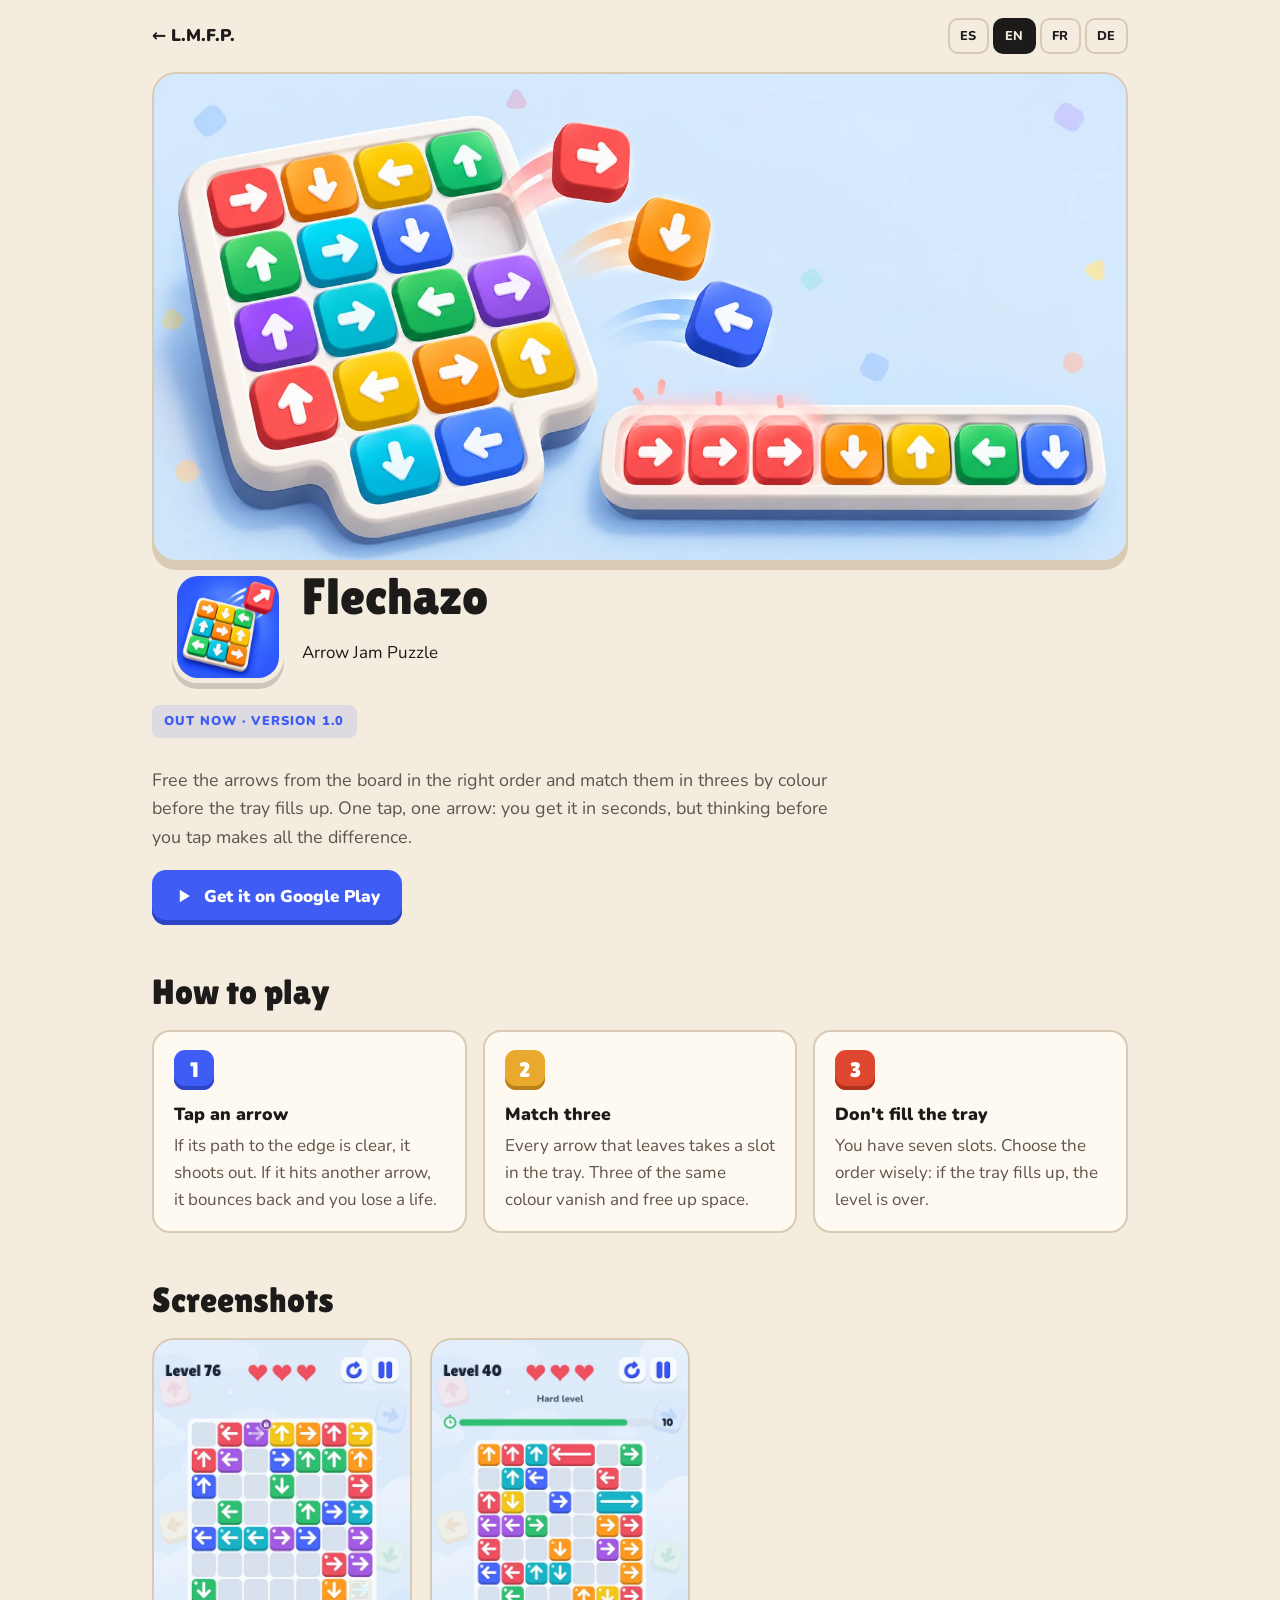
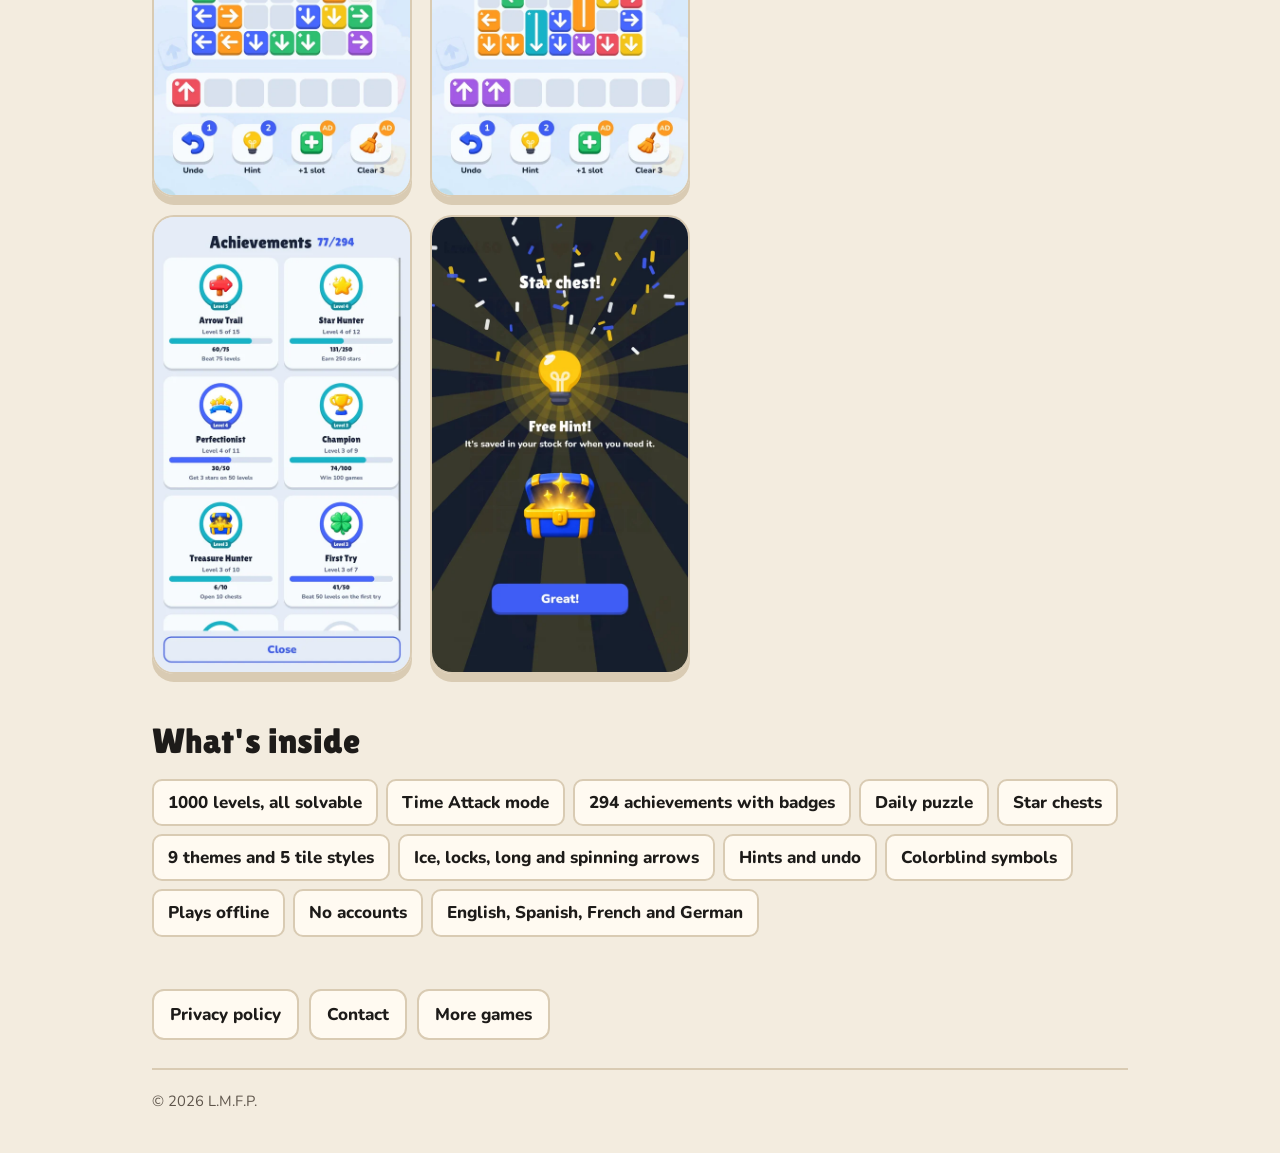
<file: flechazo/index.html>
<!doctype html>
<html lang="en">
<head>
<meta charset="utf-8">
<meta name="viewport" content="width=device-width, initial-scale=1">
<title>Flechazo: Arrow Jam Puzzle</title>
<meta name="description" content="Flechazo: free the arrows in the right order and match them in threes by colour before the tray fills up. 1000 levels, Time Attack mode and 294 achievements. Free on Google Play.">
<meta property="og:title" content="Flechazo: Arrow Jam Puzzle">
<meta property="og:image" content="https://xtarvader.github.io/flechazo/hero.webp">
<meta name="theme-color" content="#F3ECDF">
<link rel="icon" type="image/webp" href="icon.webp">
<link rel="stylesheet" href="../css/game.css">
<style>
  .steps { display: grid; gap: 16px; grid-template-columns: repeat(auto-fit, minmax(230px, 1fr)); }
  .steps div { background: var(--card); border: 2px solid var(--line); border-radius: 18px; padding: 18px 20px; }
  .steps b { display: inline-grid; place-items: center; width: 40px; height: 40px; border-radius: 11px; color: #fff; font: 1.3rem var(--display); margin-bottom: 10px; }
  .steps div:nth-child(1) b { background: var(--blue); box-shadow: inset 0 -4px 0 var(--blue-edge); }
  .steps div:nth-child(2) b { background: var(--mustard); box-shadow: inset 0 -4px 0 var(--mustard-edge); }
  .steps div:nth-child(3) b { background: var(--red); box-shadow: inset 0 -4px 0 var(--red-edge); }
  .steps h3 { margin: 0 0 4px; font-size: 1.1rem; font-weight: 900; }
  .steps p { margin: 0; color: var(--ink-soft); }
  .shot-grid { display: grid; gap: 18px; grid-template-columns: repeat(2, minmax(0, 260px)); }
  .shot-grid img { border-radius: 22px; border: 2px solid var(--line); box-shadow: 0 8px 0 var(--line); width: 100%; }
  .pills { display: flex; flex-wrap: wrap; gap: 8px; padding: 0; list-style: none; }
  .pills li { font-weight: 800; padding: 8px 14px; border-radius: 10px; background: var(--card); border: 2px solid var(--line); }
</style>
<script>
  var LANGS = ["en", "es", "fr", "de"];
  function pickLang() {
    var q = new URLSearchParams(location.search).get("lang");
    if (LANGS.indexOf(q) >= 0) return q;
    try { var saved = localStorage.getItem("lang"); if (LANGS.indexOf(saved) >= 0) return saved; } catch (e) {}
    var nav = (navigator.language || "").toLowerCase().slice(0, 2);
    return LANGS.indexOf(nav) >= 0 ? nav : "en";
  }
  document.documentElement.lang = pickLang();
</script>
</head>
<body class="blue">
<div class="wrap">
  <header class="top">
    <a class="back" id="back" href="../">← L.M.F.P.</a>
    <div class="langs">
      <button type="button" data-set-lang="es" lang="es" title="Español">ES</button>
      <button type="button" data-set-lang="en" lang="en" title="English">EN</button>
      <button type="button" data-set-lang="fr" lang="fr" title="Français">FR</button>
      <button type="button" data-set-lang="de" lang="de" title="Deutsch">DE</button>
    </div>
  </header>

  <div class="cover"><img src="hero.webp" width="1600" height="800" alt=""></div>
  <div class="head">
    <img class="icon" src="icon.webp" width="112" height="112" alt="">
    <div>
      <h1>Flechazo</h1>
      <p class="tag" data-i18n="tag">Arrow Jam Puzzle</p>
    </div>
  </div>

  <span class="status" data-i18n="status">Out now · version 1.0</span>
  <p class="lead" data-i18n="lead"></p>
  <p><a class="btn" id="play" href="https://play.google.com/store/apps/details?id=com.flechazo.game"><svg viewBox="0 0 24 24" aria-hidden="true"><path fill="currentColor" d="M7 4.5v15l12-7.5z"/></svg><span data-i18n="play">Get it on Google Play</span></a></p>

  <h2 data-i18n="how_title">How to play</h2>
  <div class="steps">
    <div><b>1</b><h3 data-i18n="s1_t"></h3><p data-i18n="s1_p"></p></div>
    <div><b>2</b><h3 data-i18n="s2_t"></h3><p data-i18n="s2_p"></p></div>
    <div><b>3</b><h3 data-i18n="s3_t"></h3><p data-i18n="s3_p"></p></div>
  </div>

  <h2 data-i18n="shots_title">Screenshots</h2>
  <div class="shot-grid">
    <img id="shot1" src="shots/en/01.webp" width="540" height="960" alt="">
    <img id="shot2" src="shots/en/02.webp" width="540" height="960" alt="">
    <img id="shot3" src="shots/en/03.webp" width="540" height="960" alt="" loading="lazy">
    <img id="shot4" src="shots/en/04.webp" width="540" height="960" alt="" loading="lazy">
  </div>

  <h2 data-i18n="feat_title">What's inside</h2>
  <ul class="pills" id="features"></ul>

  <nav class="links">
    <a id="privacy" href="privacy.html" data-i18n="privacy">Privacy policy</a>
    <a href="mailto:orbitaloverload.game@gmail.com" data-i18n="contact">Contact</a>
    <a id="more" href="../" data-i18n="more">More games</a>
  </nav>
  <footer>&copy; 2026 L.M.F.P.</footer>
</div>

<script>
(function () {
  var T = {
    es: {
      doc: "Flechazo: Puzzle de Flechas", tag: "Puzzle de flechas", status: "Ya disponible · versión 1.0", play: "Disponible en Google Play",
      lead: "Saca las flechas del tablero en el orden correcto y júntalas de tres en tres por color antes de que se llene la bandeja. Un toque, una flecha: se entiende en segundos, pero pensar antes de tocar marca la diferencia.",
      how_title: "Cómo se juega",
      s1_t: "Toca una flecha", s1_p: "Si su camino hasta el borde está libre, sale disparada. Si choca con otra, rebota y pierdes una vida.",
      s2_t: "Junta tres iguales", s2_p: "Cada flecha que sale ocupa un hueco de la bandeja. Tres del mismo color desaparecen y dejan sitio.",
      s3_t: "No llenes la bandeja", s3_p: "Tienes siete huecos. Elige el orden con cabeza: si la bandeja se llena, se acabó el nivel.",
      shots_title: "Capturas", feat_title: "Qué trae",
      features: ["1000 niveles, todos con solución", "Modo Contrarreloj", "294 logros con insignias", "Puzzle del día", "Cofres de estrellas", "9 temas y 5 estilos de ficha", "Hielo, candados, flechas largas y giratorias", "Pistas y deshacer", "Símbolos para daltónicos", "Sin conexión", "Sin cuentas", "Español, inglés, francés y alemán"],
      privacy: "Política de privacidad", contact: "Contacto", more: "Más juegos"
    },
    en: {
      doc: "Flechazo: Arrow Jam Puzzle", tag: "Arrow Jam Puzzle", status: "Out now · version 1.0", play: "Get it on Google Play",
      lead: "Free the arrows from the board in the right order and match them in threes by colour before the tray fills up. One tap, one arrow: you get it in seconds, but thinking before you tap makes all the difference.",
      how_title: "How to play",
      s1_t: "Tap an arrow", s1_p: "If its path to the edge is clear, it shoots out. If it hits another arrow, it bounces back and you lose a life.",
      s2_t: "Match three", s2_p: "Every arrow that leaves takes a slot in the tray. Three of the same colour vanish and free up space.",
      s3_t: "Don't fill the tray", s3_p: "You have seven slots. Choose the order wisely: if the tray fills up, the level is over.",
      shots_title: "Screenshots", feat_title: "What's inside",
      features: ["1000 levels, all solvable", "Time Attack mode", "294 achievements with badges", "Daily puzzle", "Star chests", "9 themes and 5 tile styles", "Ice, locks, long and spinning arrows", "Hints and undo", "Colorblind symbols", "Plays offline", "No accounts", "English, Spanish, French and German"],
      privacy: "Privacy policy", contact: "Contact", more: "More games"
    },
    fr: {
      doc: "Flechazo : puzzle de flèches", tag: "Puzzle de flèches", status: "Disponible · version 1.0", play: "Disponible sur Google Play",
      lead: "Fais sortir les flèches du plateau dans le bon ordre et réunis-les par trois de la même couleur avant que le bac ne déborde. Une touche, une flèche : on comprend en quelques secondes, mais réfléchir avant de toucher fait toute la différence.",
      how_title: "Comment jouer",
      s1_t: "Touche une flèche", s1_p: "Si son chemin jusqu'au bord est libre, elle file. Si elle percute une autre flèche, elle rebondit et tu perds une vie.",
      s2_t: "Réunis-en trois", s2_p: "Chaque flèche qui sort prend une case du bac. Trois de la même couleur disparaissent et libèrent de la place.",
      s3_t: "Ne remplis pas le bac", s3_p: "Tu as sept cases. Choisis bien l'ordre : si le bac est plein, le niveau est perdu.",
      shots_title: "Captures d'écran", feat_title: "Au programme",
      features: ["1000 niveaux, tous solubles", "Mode Contre-la-montre", "294 succès avec badges", "Puzzle du jour", "Coffres d'étoiles", "9 thèmes et 5 styles de pièces", "Glace, cadenas, flèches longues et tournantes", "Indices et annulation", "Symboles pour daltoniens", "Hors ligne", "Sans compte", "Français, anglais, espagnol et allemand"],
      privacy: "Politique de confidentialité", contact: "Contact", more: "Plus de jeux"
    },
    de: {
      doc: "Flechazo: Pfeil-Puzzle", tag: "Pfeil-Puzzle", status: "Erhältlich · Version 1.0", play: "Jetzt bei Google Play",
      lead: "Befreie die Pfeile in der richtigen Reihenfolge vom Spielfeld und sammle sie zu dritt nach Farbe, bevor die Ablage voll ist. Ein Tipp, ein Pfeil: In Sekunden verstanden, aber wer vorher nachdenkt, gewinnt.",
      how_title: "So wird gespielt",
      s1_t: "Tippe auf einen Pfeil", s1_p: "Ist sein Weg zum Rand frei, fliegt er hinaus. Stößt er an einen anderen Pfeil, prallt er zurück und du verlierst ein Leben.",
      s2_t: "Sammle drei gleiche", s2_p: "Jeder Pfeil, der hinausfliegt, belegt einen Platz in der Ablage. Drei gleicher Farbe verschwinden und machen Platz.",
      s3_t: "Lass die Ablage nicht volllaufen", s3_p: "Du hast sieben Plätze. Wähle die Reihenfolge mit Bedacht: Ist die Ablage voll, ist das Level verloren.",
      shots_title: "Screenshots", feat_title: "Das steckt drin",
      features: ["1000 Level, alle lösbar", "Zeitrennen-Modus", "294 Erfolge mit Abzeichen", "Tagesrätsel", "Sternentruhen", "9 Themen und 5 Steinstile", "Eis, Schlösser, lange und drehende Pfeile", "Tipps und Rückgängig", "Symbole für Farbenblinde", "Offline spielbar", "Kein Konto nötig", "Deutsch, Englisch, Französisch und Spanisch"],
      privacy: "Datenschutzerklärung", contact: "Kontakt", more: "Weitere Spiele"
    }
  };
  var buttons = document.querySelectorAll("[data-set-lang]");
  function apply(lang) {
    var t = T[lang];
    document.documentElement.lang = lang;
    document.title = t.doc;
    document.querySelectorAll("[data-i18n]").forEach(function (el) { el.textContent = t[el.dataset.i18n]; });
    var list = document.getElementById("features");
    list.textContent = "";
    t.features.forEach(function (f) { var li = document.createElement("li"); li.textContent = f; list.appendChild(li); });
    ["shot1", "shot2", "shot3", "shot4"].forEach(function (id, i) {
      document.getElementById(id).src = "shots/" + lang + "/0" + (i + 1) + ".webp";
    });
    document.getElementById("play").href = "https://play.google.com/store/apps/details?id=com.flechazo.game&hl=" + lang;
    document.getElementById("back").href = "../?lang=" + lang;
    document.getElementById("more").href = "../?lang=" + lang;
    document.getElementById("privacy").href = "privacy.html?lang=" + lang;
    buttons.forEach(function (b) { b.setAttribute("aria-pressed", b.dataset.setLang === lang); });
  }
  buttons.forEach(function (b) {
    b.addEventListener("click", function () {
      var lang = b.dataset.setLang;
      try { localStorage.setItem("lang", lang); } catch (e) {}
      history.replaceState(null, "", "?lang=" + lang);
      apply(lang);
    });
  });
  apply(document.documentElement.lang);
})();
</script>
</body>
</html>
</file>
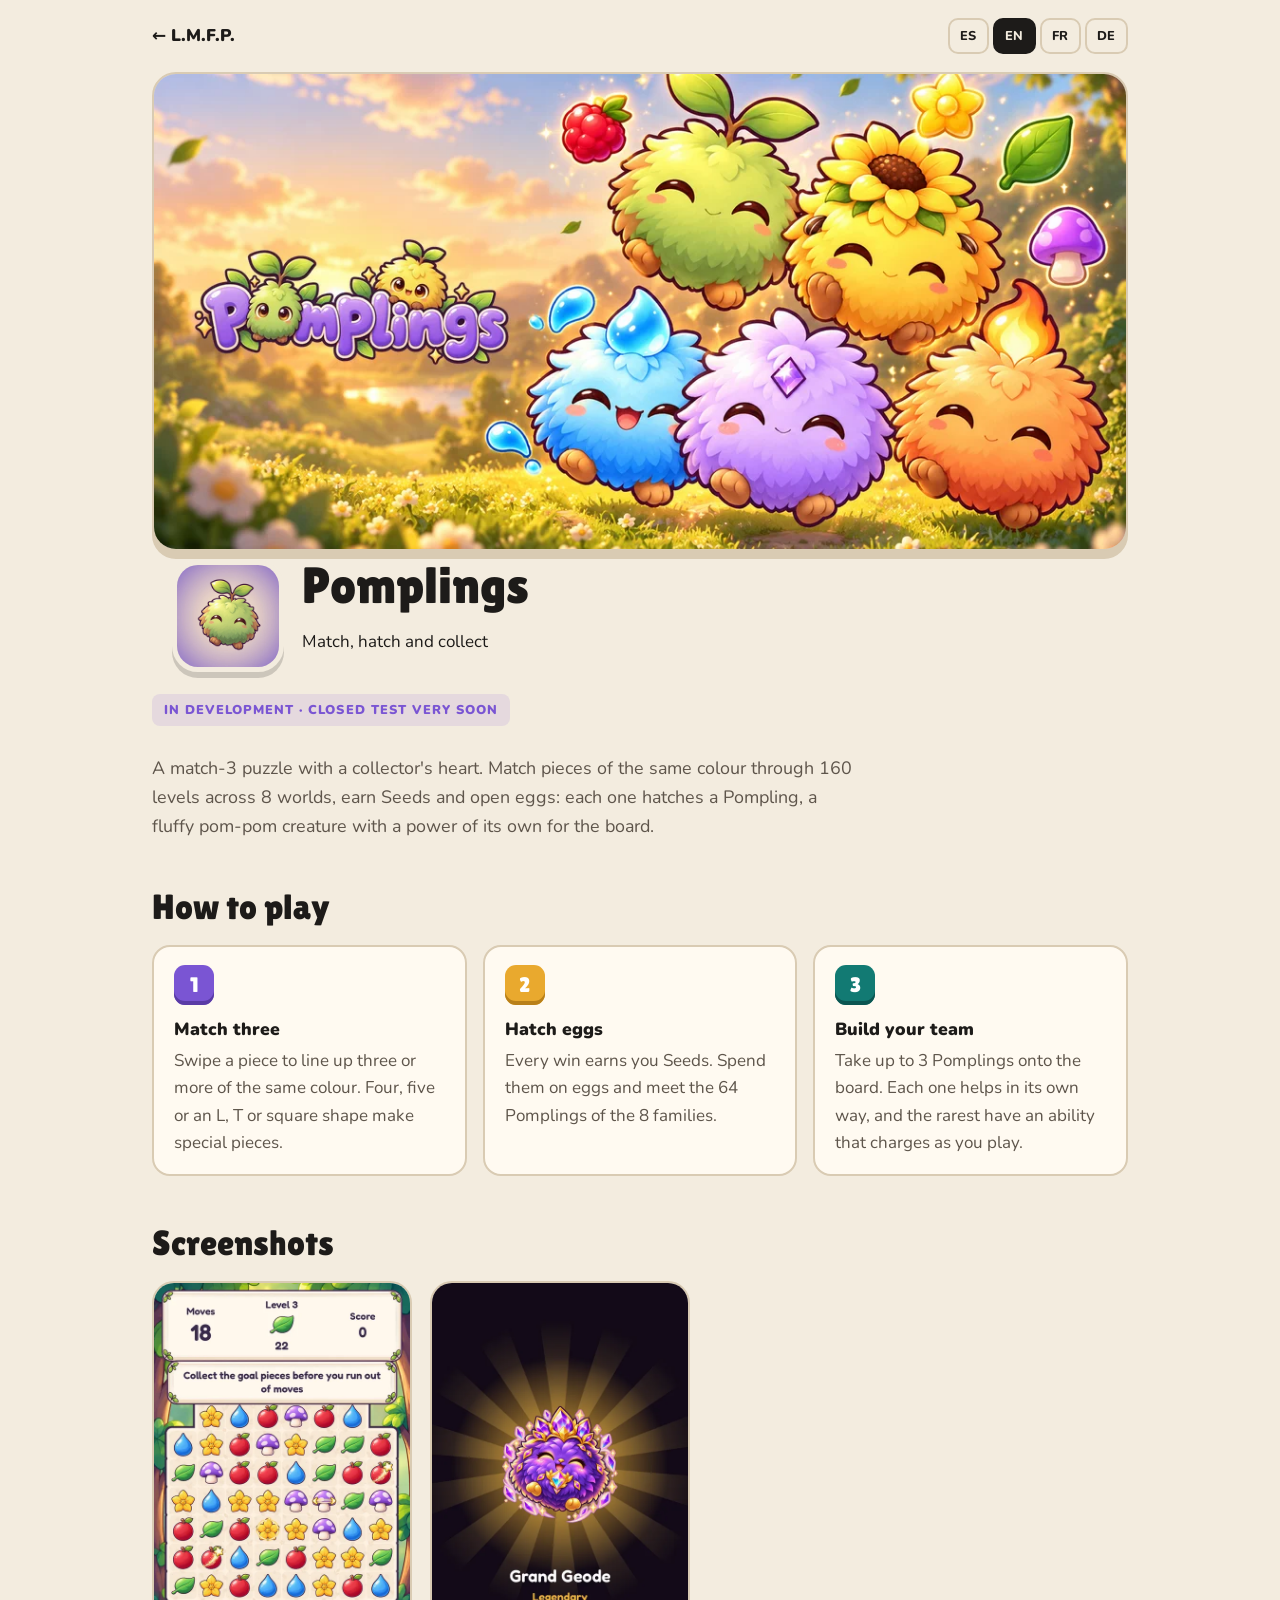
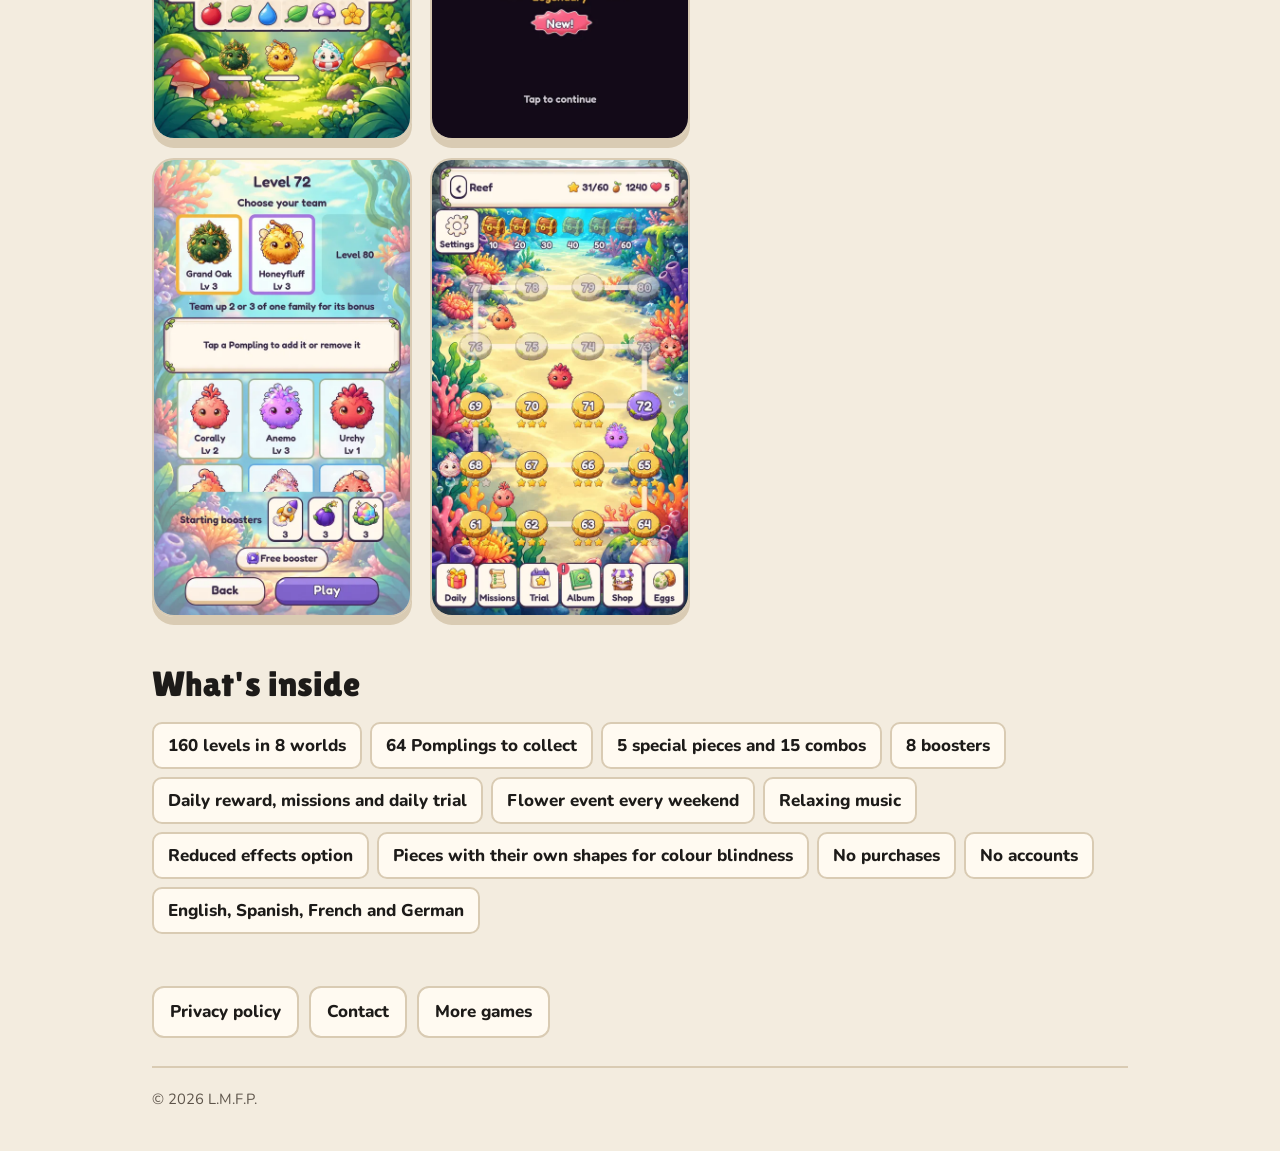
<file: pomplings/index.html>
<!doctype html>
<html lang="en">
<head>
<meta charset="utf-8">
<meta name="viewport" content="width=device-width, initial-scale=1">
<title>Pomplings: Match 3 &amp; Collect</title>
<meta name="description" content="Pomplings: a match-3 puzzle with a collector's heart. 160 levels, 8 worlds and 64 fluffy Pomplings to hatch and take onto the board. Coming soon to Google Play.">
<meta property="og:title" content="Pomplings: Match 3 &amp; Collect">
<meta property="og:image" content="https://xtarvader.github.io/pomplings/hero.webp">
<meta name="theme-color" content="#F3ECDF">
<link rel="icon" type="image/webp" href="icon.webp">
<link rel="stylesheet" href="../css/game.css">
<style>
  .steps { display: grid; gap: 16px; grid-template-columns: repeat(auto-fit, minmax(230px, 1fr)); }
  .steps div { background: var(--card); border: 2px solid var(--line); border-radius: 18px; padding: 18px 20px; }
  .steps b { display: inline-grid; place-items: center; width: 40px; height: 40px; border-radius: 11px; color: #fff; font: 1.3rem var(--display); margin-bottom: 10px; }
  .steps div:nth-child(1) b { background: var(--plum); box-shadow: inset 0 -4px 0 var(--plum-edge); }
  .steps div:nth-child(2) b { background: var(--mustard); box-shadow: inset 0 -4px 0 var(--mustard-edge); }
  .steps div:nth-child(3) b { background: var(--teal); box-shadow: inset 0 -4px 0 var(--teal-edge); }
  .steps h3 { margin: 0 0 4px; font-size: 1.1rem; font-weight: 900; }
  .steps p { margin: 0; color: var(--ink-soft); }
  .shot-grid { display: grid; gap: 18px; grid-template-columns: repeat(2, minmax(0, 260px)); }
  .shot-grid img { border-radius: 22px; border: 2px solid var(--line); box-shadow: 0 8px 0 var(--line); width: 100%; }
  .pills { display: flex; flex-wrap: wrap; gap: 8px; padding: 0; list-style: none; }
  .pills li { font-weight: 800; padding: 8px 14px; border-radius: 10px; background: var(--card); border: 2px solid var(--line); }
</style>
<script>
  var LANGS = ["en", "es", "fr", "de"];
  function pickLang() {
    var q = new URLSearchParams(location.search).get("lang");
    if (LANGS.indexOf(q) >= 0) return q;
    try { var saved = localStorage.getItem("lang"); if (LANGS.indexOf(saved) >= 0) return saved; } catch (e) {}
    var nav = (navigator.language || "").toLowerCase().slice(0, 2);
    return LANGS.indexOf(nav) >= 0 ? nav : "en";
  }
  document.documentElement.lang = pickLang();
</script>
</head>
<body class="plum">
<div class="wrap">
  <header class="top">
    <a class="back" id="back" href="../">← L.M.F.P.</a>
    <div class="langs">
      <button type="button" data-set-lang="es" lang="es" title="Español">ES</button>
      <button type="button" data-set-lang="en" lang="en" title="English">EN</button>
      <button type="button" data-set-lang="fr" lang="fr" title="Français">FR</button>
      <button type="button" data-set-lang="de" lang="de" title="Deutsch">DE</button>
    </div>
  </header>

  <div class="cover"><img src="hero.webp" width="1024" height="500" alt=""></div>
  <div class="head">
    <img class="icon" src="icon.webp" width="112" height="112" alt="">
    <div>
      <h1>Pomplings</h1>
      <p class="tag" data-i18n="tag">Match, hatch and collect</p>
    </div>
  </div>

  <span class="status" data-i18n="status">In development · closed test very soon</span>
  <p class="lead" data-i18n="lead"></p>

  <h2 data-i18n="how_title">How to play</h2>
  <div class="steps">
    <div><b>1</b><h3 data-i18n="s1_t"></h3><p data-i18n="s1_p"></p></div>
    <div><b>2</b><h3 data-i18n="s2_t"></h3><p data-i18n="s2_p"></p></div>
    <div><b>3</b><h3 data-i18n="s3_t"></h3><p data-i18n="s3_p"></p></div>
  </div>

  <h2 data-i18n="shots_title">Screenshots</h2>
  <div class="shot-grid">
    <img id="shot1" src="shots/en/01.webp" width="540" height="960" alt="">
    <img id="shot2" src="shots/en/02.webp" width="540" height="960" alt="">
    <img id="shot3" src="shots/en/03.webp" width="540" height="960" alt="" loading="lazy">
    <img id="shot4" src="shots/en/04.webp" width="540" height="960" alt="" loading="lazy">
  </div>

  <h2 data-i18n="feat_title">What's inside</h2>
  <ul class="pills" id="features"></ul>

  <nav class="links">
    <a id="privacy" href="privacy.html" data-i18n="privacy">Privacy policy</a>
    <a href="mailto:orbitaloverload.game@gmail.com" data-i18n="contact">Contact</a>
    <a id="more" href="../" data-i18n="more">More games</a>
  </nav>
  <footer>&copy; 2026 L.M.F.P.</footer>
</div>

<script>
(function () {
  var T = {
    es: {
      doc: "Pomplings: Puzle Combina 3", tag: "Combina, abre huevos y colecciona", status: "En desarrollo · prueba cerrada muy pronto",
      lead: "Un puzle de combinar tres con alma de colección. Junta piezas del mismo color en 160 niveles repartidos por 8 mundos, gana Semillas y abre huevos: de cada uno sale un Pompling, una bolita de pelo con su propio poder para el tablero.",
      how_title: "Cómo se juega",
      s1_t: "Combina tres", s1_p: "Desliza una pieza para juntar tres o más del mismo color. Con cuatro, cinco o en forma de L, T o cuadrado nacen piezas especiales.",
      s2_t: "Abre huevos", s2_p: "Cada victoria te da Semillas. Con ellas abres huevos y conoces a los 64 Pomplings de las 8 familias.",
      s3_t: "Forma tu equipo", s3_p: "Lleva hasta 3 Pomplings al tablero. Cada uno ayuda a su manera y los más raros tienen una habilidad que se carga mientras juegas.",
      shots_title: "Capturas", feat_title: "Qué trae",
      features: ["160 niveles en 8 mundos", "64 Pomplings que coleccionar", "5 piezas especiales y 15 combinaciones", "8 boosters", "Recompensa diaria, misiones y reto del día", "Evento de flores los fines de semana", "Música relajante", "Opción de efectos reducidos", "Piezas con forma propia para daltónicos", "Sin compras", "Sin cuentas", "Español, inglés, francés y alemán"],
      privacy: "Política de privacidad", contact: "Contacto", more: "Más juegos"
    },
    en: {
      doc: "Pomplings: Match 3 & Collect", tag: "Match, hatch and collect", status: "In development · closed test very soon",
      lead: "A match-3 puzzle with a collector's heart. Match pieces of the same colour through 160 levels across 8 worlds, earn Seeds and open eggs: each one hatches a Pompling, a fluffy pom-pom creature with a power of its own for the board.",
      how_title: "How to play",
      s1_t: "Match three", s1_p: "Swipe a piece to line up three or more of the same colour. Four, five or an L, T or square shape make special pieces.",
      s2_t: "Hatch eggs", s2_p: "Every win earns you Seeds. Spend them on eggs and meet the 64 Pomplings of the 8 families.",
      s3_t: "Build your team", s3_p: "Take up to 3 Pomplings onto the board. Each one helps in its own way, and the rarest have an ability that charges as you play.",
      shots_title: "Screenshots", feat_title: "What's inside",
      features: ["160 levels in 8 worlds", "64 Pomplings to collect", "5 special pieces and 15 combos", "8 boosters", "Daily reward, missions and daily trial", "Flower event every weekend", "Relaxing music", "Reduced effects option", "Pieces with their own shapes for colour blindness", "No purchases", "No accounts", "English, Spanish, French and German"],
      privacy: "Privacy policy", contact: "Contact", more: "More games"
    },
    fr: {
      doc: "Pomplings : puzzle 3 en ligne", tag: "Combine, fais éclore, collectionne", status: "En développement · test fermé très bientôt",
      lead: "Un puzzle de trois en ligne avec une âme de collectionneur. Associe les pièces de la même couleur dans 160 niveaux répartis sur 8 mondes, gagne des Graines et ouvre des œufs : de chacun sort un Pompling, une petite boule de poils avec son propre pouvoir sur le plateau.",
      how_title: "Comment jouer",
      s1_t: "Aligne-en trois", s1_p: "Fais glisser une pièce pour en aligner trois ou plus de la même couleur. À quatre, à cinq ou en forme de L, de T ou de carré, tu crées des pièces spéciales.",
      s2_t: "Fais éclore des œufs", s2_p: "Chaque victoire te rapporte des Graines. Avec elles, tu ouvres des œufs et tu rencontres les 64 Pomplings des 8 familles.",
      s3_t: "Forme ton équipe", s3_p: "Emmène jusqu'à 3 Pomplings sur le plateau. Chacun aide à sa façon, et les plus rares ont une capacité qui se charge pendant que tu joues.",
      shots_title: "Captures d'écran", feat_title: "Au programme",
      features: ["160 niveaux dans 8 mondes", "64 Pomplings à collectionner", "5 pièces spéciales et 15 combinaisons", "8 boosters", "Récompense du jour, missions et défi du jour", "Week-end des fleurs", "Musique relaxante", "Option effets réduits", "Pièces aux formes distinctes pour les daltoniens", "Sans achats", "Sans compte", "Français, anglais, espagnol et allemand"],
      privacy: "Politique de confidentialité", contact: "Contact", more: "Plus de jeux"
    },
    de: {
      doc: "Pomplings: Match-3-Puzzle", tag: "Kombinieren, ausbrüten, sammeln", status: "In Entwicklung · geschlossener Test in Kürze",
      lead: "Ein Drei-Gewinnt-Puzzle mit Sammlerherz. Kombiniere gleichfarbige Teile in 160 Leveln auf 8 Welten, verdiene Samen und öffne Eier: Aus jedem schlüpft ein Pompling, ein flauschiges Bällchen mit eigener Kraft fürs Spielfeld.",
      how_title: "So wird gespielt",
      s1_t: "Kombiniere drei", s1_p: "Wische ein Teil, um drei oder mehr gleicher Farbe in eine Reihe zu bringen. Mit vier, fünf oder in L-, T- oder Quadratform entstehen Spezialteile.",
      s2_t: "Brüte Eier aus", s2_p: "Jeder Sieg bringt dir Samen. Damit öffnest du Eier und lernst die 64 Pomplings aus 8 Familien kennen.",
      s3_t: "Stell dein Team auf", s3_p: "Nimm bis zu 3 Pomplings mit aufs Spielfeld. Jeder hilft auf seine Art, und die seltensten haben eine Fähigkeit, die sich beim Spielen auflädt.",
      shots_title: "Screenshots", feat_title: "Das steckt drin",
      features: ["160 Level auf 8 Welten", "64 Pomplings zum Sammeln", "5 Spezialteile und 15 Kombos", "8 Booster", "Tagesbelohnung, Quests und Tagesprüfung", "Blumenwochenende", "Entspannte Musik", "Option für reduzierte Effekte", "Teile mit eigener Form für Farbenblinde", "Keine Käufe", "Kein Konto nötig", "Deutsch, Englisch, Französisch und Spanisch"],
      privacy: "Datenschutzerklärung", contact: "Kontakt", more: "Weitere Spiele"
    }
  };
  var buttons = document.querySelectorAll("[data-set-lang]");
  function apply(lang) {
    var t = T[lang];
    document.documentElement.lang = lang;
    document.title = t.doc;
    document.querySelectorAll("[data-i18n]").forEach(function (el) { el.textContent = t[el.dataset.i18n]; });
    var list = document.getElementById("features");
    list.textContent = "";
    t.features.forEach(function (f) { var li = document.createElement("li"); li.textContent = f; list.appendChild(li); });
    ["shot1", "shot2", "shot3", "shot4"].forEach(function (id, i) {
      document.getElementById(id).src = "shots/" + lang + "/0" + (i + 1) + ".webp";
    });
    document.getElementById("back").href = "../?lang=" + lang;
    document.getElementById("more").href = "../?lang=" + lang;
    document.getElementById("privacy").href = "privacy.html?lang=" + lang;
    buttons.forEach(function (b) { b.setAttribute("aria-pressed", b.dataset.setLang === lang); });
  }
  buttons.forEach(function (b) {
    b.addEventListener("click", function () {
      var lang = b.dataset.setLang;
      try { localStorage.setItem("lang", lang); } catch (e) {}
      history.replaceState(null, "", "?lang=" + lang);
      apply(lang);
    });
  });
  apply(document.documentElement.lang);
})();
</script>
</body>
</html>
</file>
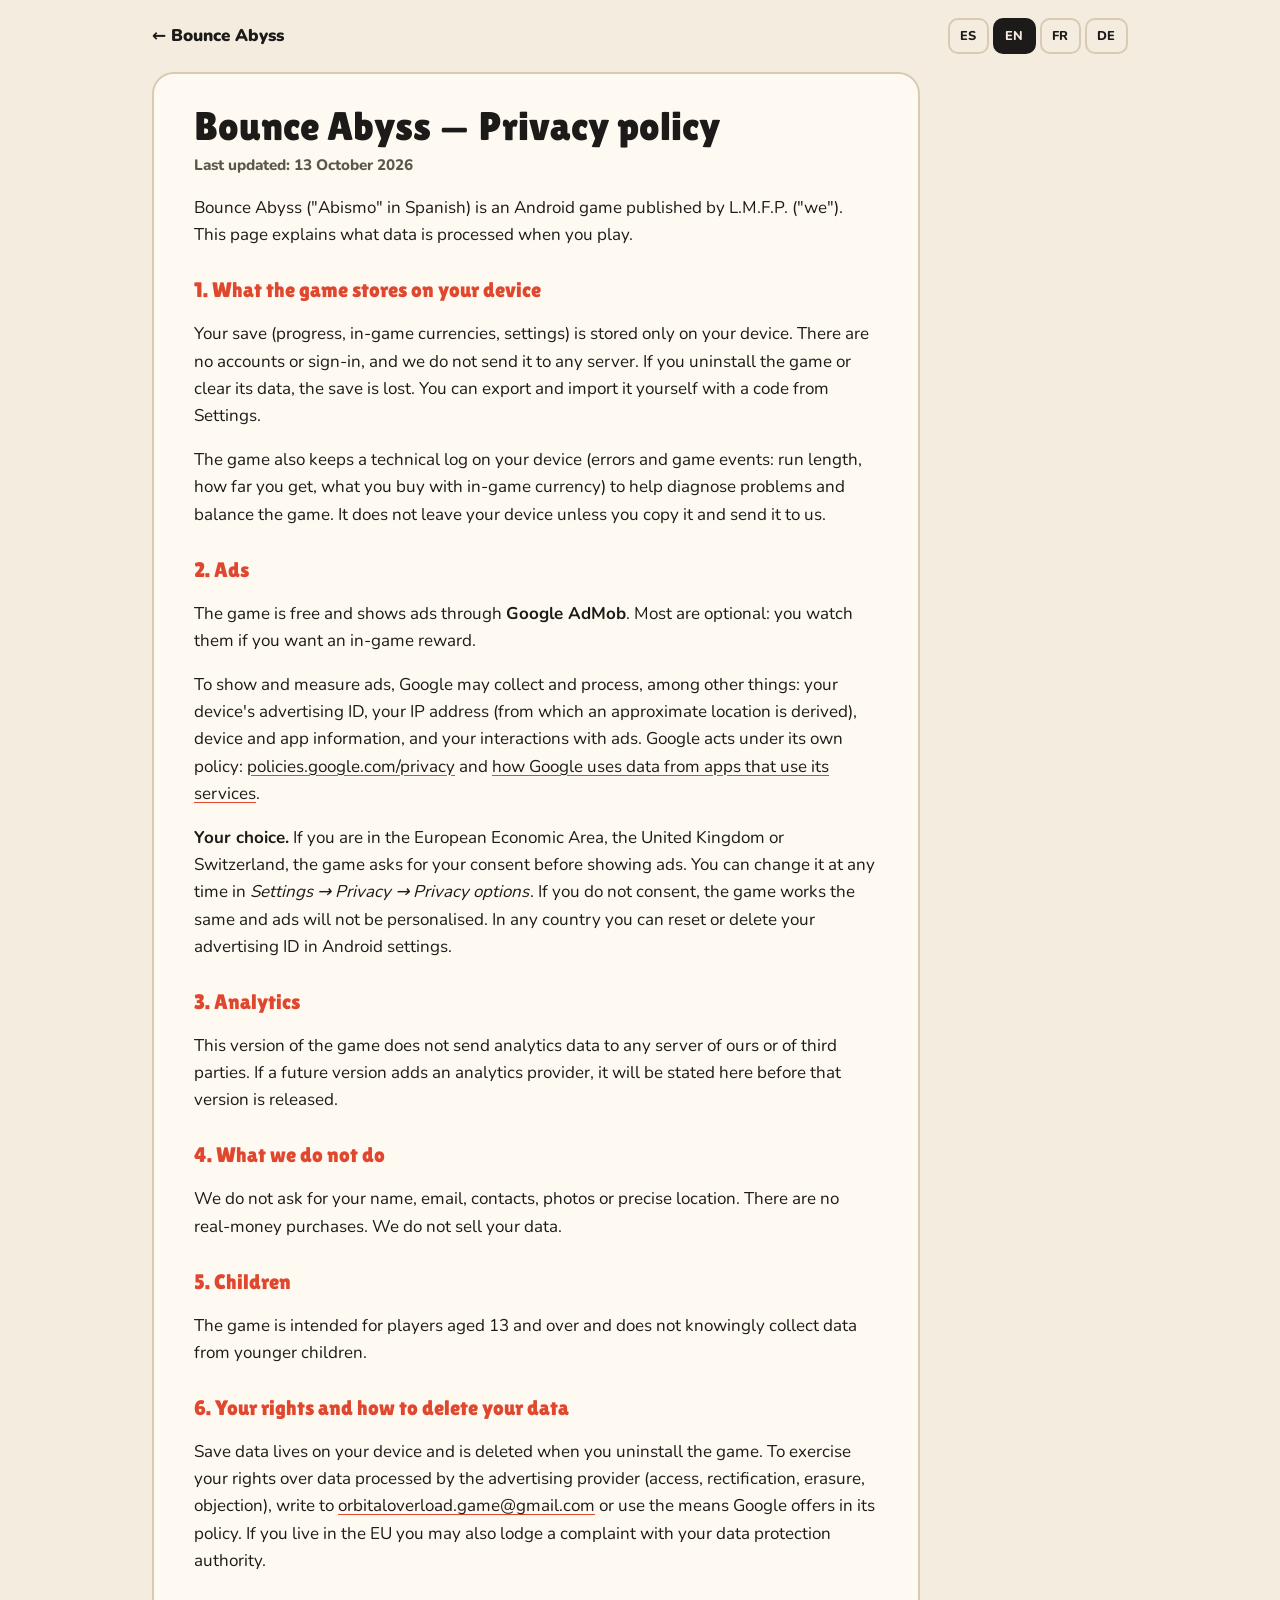
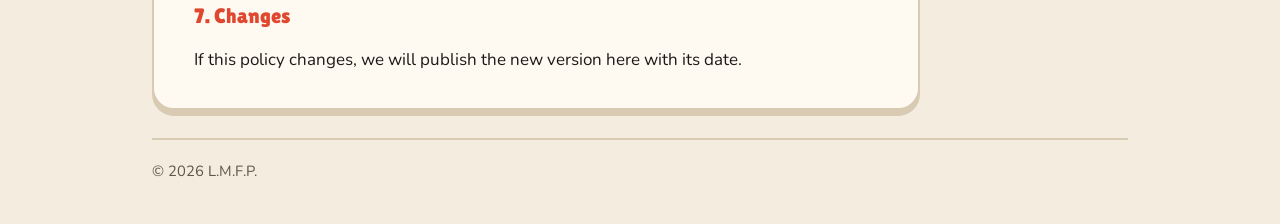
<file: abismo/privacy.html>
<!doctype html>
<html lang="en">
<head>
<meta charset="utf-8">
<meta name="viewport" content="width=device-width, initial-scale=1">
<title>Bounce Abyss — Privacy policy</title>
<meta name="theme-color" content="#F3ECDF">
<link rel="icon" type="image/png" href="icon.png">
<link rel="stylesheet" href="../css/game.css">
<script>
  var LANGS = ["en", "es", "fr", "de"];
  var TITLES = {
    en: "Bounce Abyss — Privacy policy",
    es: "Abismo — Política de privacidad",
    fr: "Bounce Abyss — Politique de confidentialité",
    de: "Bounce Abyss — Datenschutzerklärung"
  };
  // ?lang=xx manda; si no, el idioma elegido antes; si no, el del navegador.
  function pickLang() {
    var q = new URLSearchParams(location.search).get("lang");
    if (LANGS.indexOf(q) >= 0) return q;
    try { var saved = localStorage.getItem("lang"); if (LANGS.indexOf(saved) >= 0) return saved; } catch (e) {}
    var nav = (navigator.language || "").toLowerCase().slice(0, 2);
    return LANGS.indexOf(nav) >= 0 ? nav : "en";
  }
  document.documentElement.lang = pickLang();
  document.title = TITLES[document.documentElement.lang];
</script>
</head>
<body class="red">
<!--
  Política de privacidad publicada de ABISMO (LANZAMIENTO §2 y §4), en los cuatro idiomas del
  juego. Si cambia lo que hace el juego (por ejemplo, si se activa un proveedor de analítica),
  hay que cambiarla aquí EN LOS CUATRO IDIOMAS, poner la fecha nueva, volver a publicarla
  (tools/publish_site.py) y revisar que coincide con el formulario "Seguridad de los datos" de
  Play Console. La redactó una IA a partir de lo que hace el código del juego (y tradujo al
  alemán y al francés): no es asesoramiento legal. Si hay diferencias entre versiones, manda
  la española.
-->
<div class="wrap">
<header class="top">
  <a class="back" id="back" href="./">← <span data-lang="en">Bounce Abyss</span><span data-lang="es">Abismo</span><span data-lang="fr">Bounce Abyss</span><span data-lang="de">Bounce Abyss</span></a>
  <div class="langs">
    <button type="button" data-set-lang="es" lang="es" title="Español">ES</button>
    <button type="button" data-set-lang="en" lang="en" title="English">EN</button>
    <button type="button" data-set-lang="fr" lang="fr" title="Français">FR</button>
    <button type="button" data-set-lang="de" lang="de" title="Deutsch">DE</button>
  </div>
</header>

<main class="policy">
<div data-lang="es" lang="es">
<h1>Abismo — Política de privacidad</h1>
<p>Última actualización: 13 de octubre de 2026</p>
<p>Abismo ("Bounce Abyss" en otros idiomas) es un juego para Android publicado por L.M.F.P. ("nosotros"). Esta página explica qué datos se tratan cuando juegas.</p>

<h2>1. Lo que el juego guarda en tu dispositivo</h2>
<p>Tu partida (progreso, monedas del juego, ajustes) se guarda solo en tu dispositivo. No hay cuentas ni inicio de sesión, y no la enviamos a ningún servidor. Si desinstalas el juego o borras sus datos, la partida se pierde. Puedes exportarla e importarla tú mismo con un código desde Ajustes.</p>
<p>El juego guarda también en tu dispositivo un registro técnico (errores y eventos del juego: duración de las partidas, hasta dónde llegas, qué compras con monedas del juego) para poder diagnosticar fallos y equilibrarlo. No sale del dispositivo salvo que tú lo copies y nos lo envíes.</p>

<h2>2. Anuncios</h2>
<p>El juego es gratuito y muestra anuncios mediante <strong>Google AdMob</strong>. La mayoría son opcionales: los ves si quieres una recompensa dentro del juego.</p>
<p>Para mostrar y medir los anuncios, Google puede recoger y tratar, entre otros: el identificador de publicidad de tu dispositivo, tu dirección IP (de la que se deduce una ubicación aproximada), datos del dispositivo y de la app, y tus interacciones con los anuncios. Google actúa según su propia política: <a href="https://policies.google.com/privacy">policies.google.com/privacy</a> y <a href="https://policies.google.com/technologies/partner-sites">cómo usa Google los datos de las apps que utilizan sus servicios</a>.</p>
<p><strong>Tu elección.</strong> Si estás en el Espacio Económico Europeo, el Reino Unido o Suiza, el juego te pide tu consentimiento antes de mostrar anuncios. Puedes cambiarlo cuando quieras en <em>Ajustes → Privacidad → Opciones de privacidad</em>. Si no consientes, el juego funciona igual y los anuncios no serán personalizados. En cualquier país puedes restablecer o eliminar tu identificador de publicidad en los ajustes de Android.</p>

<h2>3. Analítica</h2>
<p>Esta versión del juego no envía datos de analítica a ningún servidor nuestro ni de terceros. Si en una versión futura se añade un proveedor de analítica, se indicará aquí antes de publicarla.</p>

<h2>4. Lo que no hacemos</h2>
<p>No pedimos tu nombre, email, contactos, fotos ni ubicación precisa. No hay compras con dinero real. No vendemos tus datos.</p>

<h2>5. Menores</h2>
<p>El juego está dirigido a mayores de 13 años y no recoge conscientemente datos de menores de esa edad.</p>

<h2>6. Tus derechos y cómo borrar tus datos</h2>
<p>Los datos de la partida están en tu dispositivo: se borran al desinstalar el juego. Para ejercer tus derechos sobre los datos tratados por el proveedor de anuncios (acceso, rectificación, supresión, oposición), escríbenos a <a href="mailto:orbitaloverload.game@gmail.com">orbitaloverload.game@gmail.com</a> o usa los medios que ofrece Google en su política. Si resides en la UE también puedes reclamar ante tu autoridad de protección de datos.</p>

<h2>7. Cambios</h2>
<p>Si esta política cambia, publicaremos aquí la nueva versión con su fecha.</p>
</div>

<div data-lang="en" lang="en">
<h1>Bounce Abyss — Privacy policy</h1>
<p>Last updated: 13 October 2026</p>
<p>Bounce Abyss ("Abismo" in Spanish) is an Android game published by L.M.F.P. ("we"). This page explains what data is processed when you play.</p>

<h2>1. What the game stores on your device</h2>
<p>Your save (progress, in-game currencies, settings) is stored only on your device. There are no accounts or sign-in, and we do not send it to any server. If you uninstall the game or clear its data, the save is lost. You can export and import it yourself with a code from Settings.</p>
<p>The game also keeps a technical log on your device (errors and game events: run length, how far you get, what you buy with in-game currency) to help diagnose problems and balance the game. It does not leave your device unless you copy it and send it to us.</p>

<h2>2. Ads</h2>
<p>The game is free and shows ads through <strong>Google AdMob</strong>. Most are optional: you watch them if you want an in-game reward.</p>
<p>To show and measure ads, Google may collect and process, among other things: your device's advertising ID, your IP address (from which an approximate location is derived), device and app information, and your interactions with ads. Google acts under its own policy: <a href="https://policies.google.com/privacy">policies.google.com/privacy</a> and <a href="https://policies.google.com/technologies/partner-sites">how Google uses data from apps that use its services</a>.</p>
<p><strong>Your choice.</strong> If you are in the European Economic Area, the United Kingdom or Switzerland, the game asks for your consent before showing ads. You can change it at any time in <em>Settings → Privacy → Privacy options</em>. If you do not consent, the game works the same and ads will not be personalised. In any country you can reset or delete your advertising ID in Android settings.</p>

<h2>3. Analytics</h2>
<p>This version of the game does not send analytics data to any server of ours or of third parties. If a future version adds an analytics provider, it will be stated here before that version is released.</p>

<h2>4. What we do not do</h2>
<p>We do not ask for your name, email, contacts, photos or precise location. There are no real-money purchases. We do not sell your data.</p>

<h2>5. Children</h2>
<p>The game is intended for players aged 13 and over and does not knowingly collect data from younger children.</p>

<h2>6. Your rights and how to delete your data</h2>
<p>Save data lives on your device and is deleted when you uninstall the game. To exercise your rights over data processed by the advertising provider (access, rectification, erasure, objection), write to <a href="mailto:orbitaloverload.game@gmail.com">orbitaloverload.game@gmail.com</a> or use the means Google offers in its policy. If you live in the EU you may also lodge a complaint with your data protection authority.</p>

<h2>7. Changes</h2>
<p>If this policy changes, we will publish the new version here with its date.</p>
</div>

<div data-lang="fr" lang="fr">
<h1>Bounce Abyss — Politique de confidentialité</h1>
<p>Dernière mise à jour&nbsp;: 13 octobre 2026</p>
<p>Bounce Abyss («&nbsp;Abismo&nbsp;» en espagnol) est un jeu pour Android publié par L.M.F.P. («&nbsp;nous&nbsp;»). Cette page explique quelles données sont traitées lorsque vous jouez.</p>

<h2>1. Ce que le jeu enregistre sur votre appareil</h2>
<p>Votre sauvegarde (progression, monnaies du jeu, réglages) est enregistrée uniquement sur votre appareil. Il n'y a ni compte ni connexion, et nous ne l'envoyons à aucun serveur. Si vous désinstallez le jeu ou effacez ses données, la sauvegarde est perdue. Vous pouvez l'exporter et l'importer vous-même avec un code depuis les Réglages.</p>
<p>Le jeu conserve aussi sur votre appareil un journal technique (erreurs et événements du jeu&nbsp;: durée des parties, jusqu'où vous allez, ce que vous achetez avec la monnaie du jeu) pour aider à diagnostiquer les problèmes et à équilibrer le jeu. Il ne quitte pas votre appareil, sauf si vous le copiez et nous l'envoyez.</p>

<h2>2. Publicités</h2>
<p>Le jeu est gratuit et affiche des publicités via <strong>Google AdMob</strong>. La plupart sont facultatives&nbsp;: vous les regardez si vous voulez une récompense dans le jeu.</p>
<p>Pour afficher et mesurer les publicités, Google peut collecter et traiter, entre autres&nbsp;: l'identifiant publicitaire de votre appareil, votre adresse IP (dont est déduite une localisation approximative), des informations sur l'appareil et l'application, et vos interactions avec les publicités. Google agit selon sa propre politique&nbsp;: <a href="https://policies.google.com/privacy">policies.google.com/privacy</a> et <a href="https://policies.google.com/technologies/partner-sites">comment Google utilise les données des applications qui utilisent ses services</a>.</p>
<p><strong>Votre choix.</strong> Si vous vous trouvez dans l'Espace économique européen, au Royaume-Uni ou en Suisse, le jeu vous demande votre consentement avant d'afficher des publicités. Vous pouvez le modifier à tout moment dans <em>Réglages → Confidentialité → Options de confidentialité</em>. Si vous ne consentez pas, le jeu fonctionne de la même façon et les publicités ne seront pas personnalisées. Dans tous les pays, vous pouvez réinitialiser ou supprimer votre identifiant publicitaire dans les paramètres d'Android.</p>

<h2>3. Analyse</h2>
<p>Cette version du jeu n'envoie aucune donnée d'analyse à un serveur, ni le nôtre ni celui d'un tiers. Si une version future ajoute un fournisseur d'analyse, cela sera indiqué ici avant sa publication.</p>

<h2>4. Ce que nous ne faisons pas</h2>
<p>Nous ne demandons ni votre nom, ni votre e-mail, ni vos contacts, ni vos photos, ni votre localisation précise. Il n'y a aucun achat en argent réel. Nous ne vendons pas vos données.</p>

<h2>5. Mineurs</h2>
<p>Le jeu s'adresse aux joueurs de 13 ans et plus et ne collecte pas sciemment de données concernant des enfants plus jeunes.</p>

<h2>6. Vos droits et comment supprimer vos données</h2>
<p>Les données de sauvegarde se trouvent sur votre appareil&nbsp;: elles sont supprimées lorsque vous désinstallez le jeu. Pour exercer vos droits sur les données traitées par le fournisseur de publicité (accès, rectification, effacement, opposition), écrivez-nous à <a href="mailto:orbitaloverload.game@gmail.com">orbitaloverload.game@gmail.com</a> ou utilisez les moyens proposés par Google dans sa politique. Si vous résidez dans l'UE, vous pouvez aussi introduire une réclamation auprès de votre autorité de protection des données.</p>

<h2>7. Modifications</h2>
<p>Si cette politique change, nous publierons ici la nouvelle version avec sa date.</p>
</div>

<div data-lang="de" lang="de">
<h1>Bounce Abyss — Datenschutzerklärung</h1>
<p>Zuletzt aktualisiert: 13. Oktober 2026</p>
<p>Bounce Abyss (auf Spanisch „Abismo“) ist ein Android-Spiel, veröffentlicht von L.M.F.P. („wir“). Diese Seite erklärt, welche Daten verarbeitet werden, wenn du spielst.</p>

<h2>1. Was das Spiel auf deinem Gerät speichert</h2>
<p>Dein Spielstand (Fortschritt, Spielwährungen, Einstellungen) wird nur auf deinem Gerät gespeichert. Es gibt weder Konten noch eine Anmeldung, und wir senden ihn an keinen Server. Wenn du das Spiel deinstallierst oder seine Daten löschst, geht der Spielstand verloren. Du kannst ihn in den Einstellungen selbst per Code exportieren und importieren.</p>
<p>Das Spiel führt auf deinem Gerät außerdem ein technisches Protokoll (Fehler und Spielereignisse: Dauer der Runden, wie weit du kommst, was du mit Spielwährung kaufst), um Probleme zu finden und das Spiel auszubalancieren. Es verlässt dein Gerät nicht, es sei denn, du kopierst es und schickst es uns.</p>

<h2>2. Werbung</h2>
<p>Das Spiel ist kostenlos und zeigt Werbung über <strong>Google AdMob</strong>. Die meiste ist freiwillig: Du siehst sie dir an, wenn du eine Belohnung im Spiel möchtest.</p>
<p>Um Werbung anzuzeigen und zu messen, kann Google unter anderem Folgendes erheben und verarbeiten: die Werbe-ID deines Geräts, deine IP-Adresse (aus der ein ungefährer Standort abgeleitet wird), Geräte- und App-Informationen sowie deine Interaktionen mit der Werbung. Google handelt nach seiner eigenen Richtlinie: <a href="https://policies.google.com/privacy">policies.google.com/privacy</a> und <a href="https://policies.google.com/technologies/partner-sites">wie Google Daten von Apps verwendet, die seine Dienste nutzen</a>.</p>
<p><strong>Deine Wahl.</strong> Wenn du dich im Europäischen Wirtschaftsraum, im Vereinigten Königreich oder in der Schweiz befindest, bittet dich das Spiel um deine Einwilligung, bevor Werbung angezeigt wird. Du kannst sie jederzeit unter <em>Einstellungen → Datenschutz → Datenschutzoptionen</em> ändern. Wenn du nicht einwilligst, funktioniert das Spiel genauso und die Werbung ist nicht personalisiert. In jedem Land kannst du deine Werbe-ID in den Android-Einstellungen zurücksetzen oder löschen.</p>

<h2>3. Analyse</h2>
<p>Diese Version des Spiels sendet keine Analysedaten an einen Server, weder an unseren noch an den eines Dritten. Falls eine künftige Version einen Analyseanbieter hinzufügt, wird das hier vor ihrer Veröffentlichung angegeben.</p>

<h2>4. Was wir nicht tun</h2>
<p>Wir fragen weder nach deinem Namen noch nach deiner E-Mail-Adresse, deinen Kontakten, Fotos oder deinem genauen Standort. Es gibt keine Käufe mit echtem Geld. Wir verkaufen deine Daten nicht.</p>

<h2>5. Minderjährige</h2>
<p>Das Spiel richtet sich an Spielerinnen und Spieler ab 13 Jahren und erhebt wissentlich keine Daten von jüngeren Kindern.</p>

<h2>6. Deine Rechte und wie du deine Daten löschst</h2>
<p>Die Spielstandsdaten liegen auf deinem Gerät: Sie werden gelöscht, wenn du das Spiel deinstallierst. Um deine Rechte an den vom Werbeanbieter verarbeiteten Daten auszuüben (Auskunft, Berichtigung, Löschung, Widerspruch), schreibe uns an <a href="mailto:orbitaloverload.game@gmail.com">orbitaloverload.game@gmail.com</a> oder nutze die Möglichkeiten, die Google in seiner Richtlinie anbietet. Wenn du in der EU wohnst, kannst du dich außerdem bei deiner Datenschutzbehörde beschweren.</p>

<h2>7. Änderungen</h2>
<p>Wenn sich diese Erklärung ändert, veröffentlichen wir hier die neue Fassung mit ihrem Datum.</p>
</div>
</main>
<footer>&copy; 2026 L.M.F.P.</footer>
</div>

<script>
(function () {
  var langButtons = document.querySelectorAll("[data-set-lang]");
  function applyLang(lang) {
    document.documentElement.lang = lang;
    document.title = TITLES[lang];
    langButtons.forEach(function (b) { b.setAttribute("aria-pressed", b.dataset.setLang === lang); });
    document.getElementById("back").href = "./?lang=" + lang;
  }
  langButtons.forEach(function (b) {
    b.addEventListener("click", function () {
      var lang = b.dataset.setLang;
      try { localStorage.setItem("lang", lang); } catch (e) {}
      history.replaceState(null, "", "?lang=" + lang);
      applyLang(lang);
    });
  });
  applyLang(document.documentElement.lang);
})();
</script>
</body>
</html>
</file>
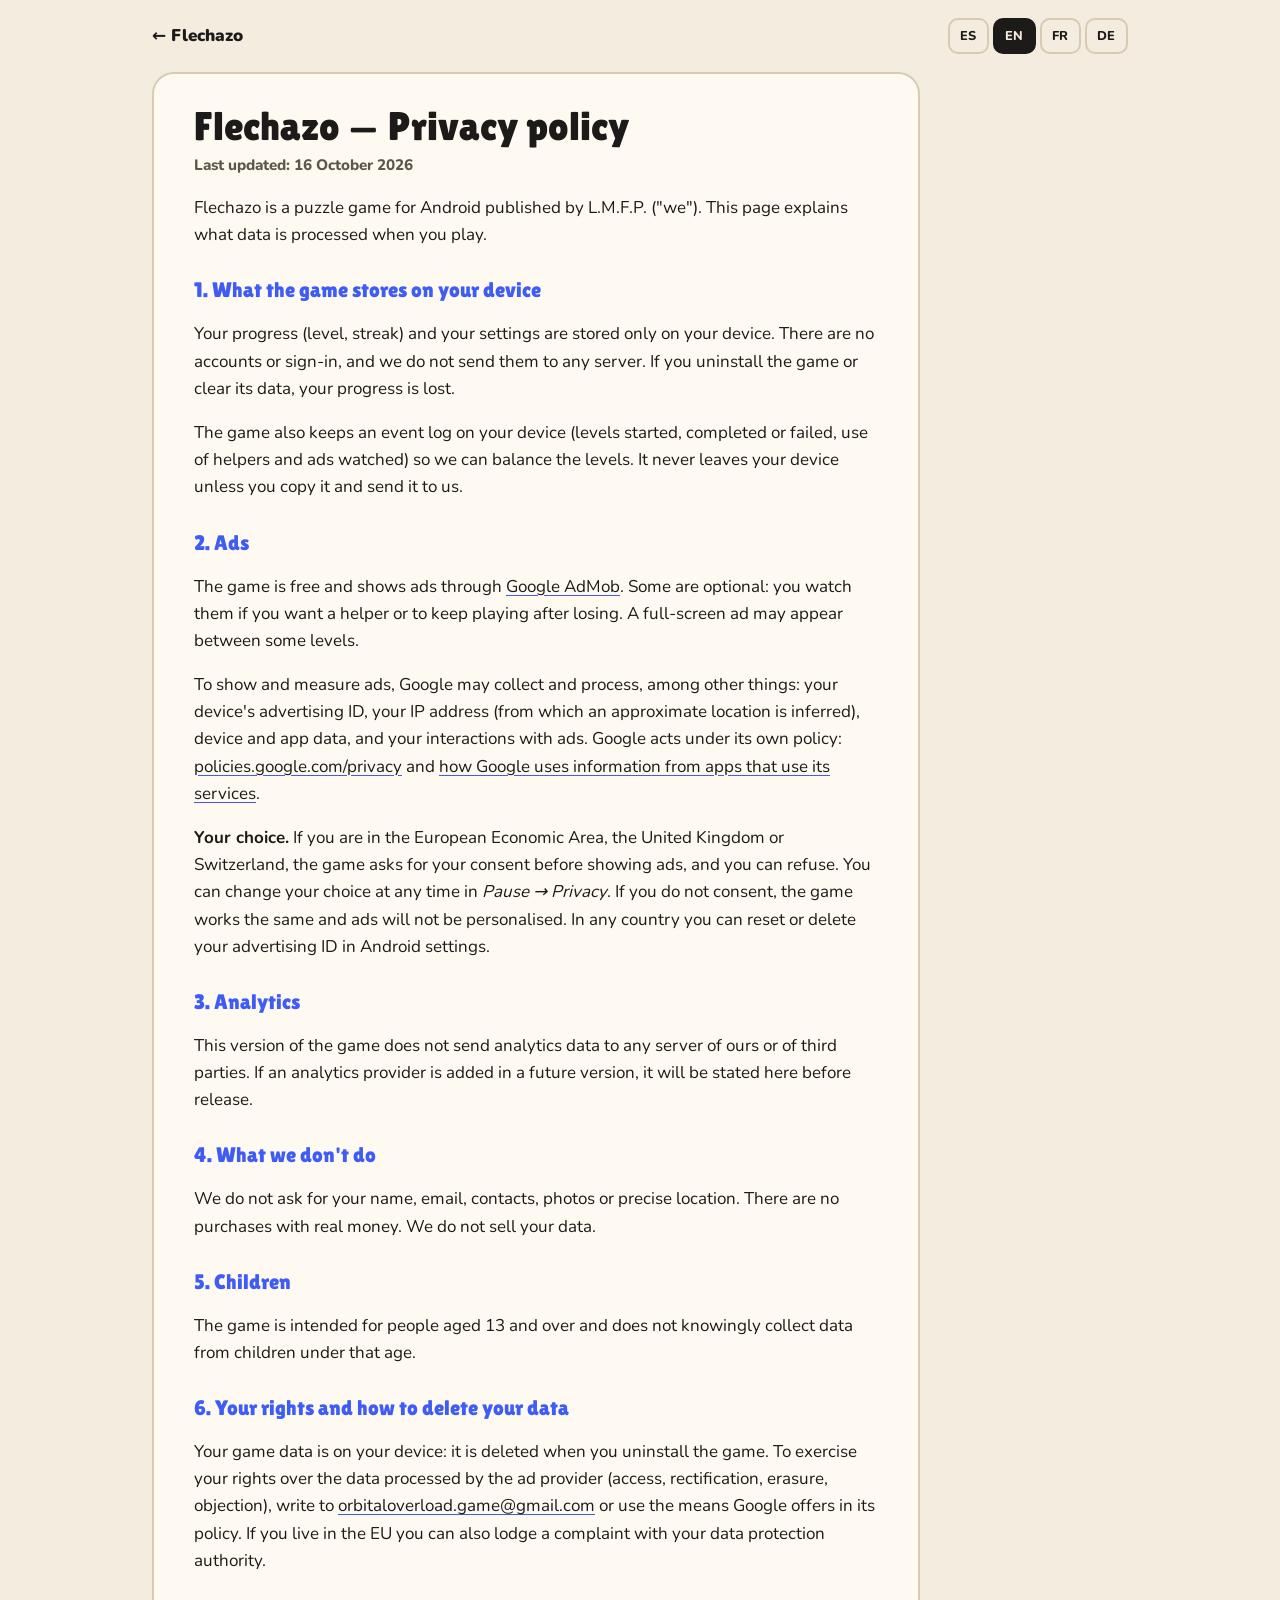
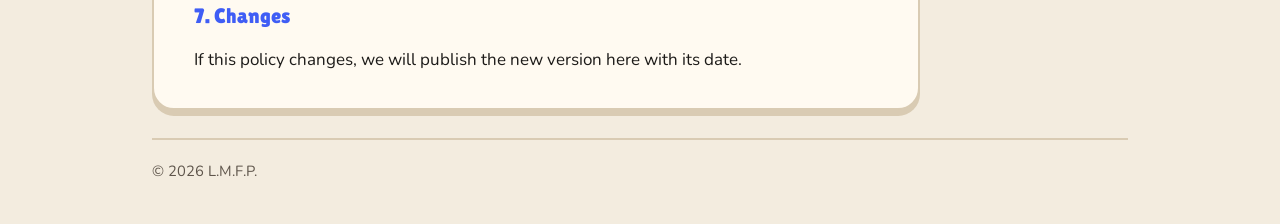
<file: flechazo/privacy.html>
<!doctype html>
<html lang="en">
<head>
<meta charset="utf-8">
<meta name="viewport" content="width=device-width, initial-scale=1">
<title>Flechazo — Privacy policy</title>
<meta name="theme-color" content="#F3ECDF">
<link rel="icon" type="image/webp" href="icon.webp">
<link rel="stylesheet" href="../css/game.css">
<script>
  var LANGS = ["en", "es", "fr", "de"];
  var TITLES = {
    en: "Flechazo — Privacy policy",
    es: "Flechazo — Política de privacidad",
    fr: "Flechazo — Politique de confidentialité",
    de: "Flechazo — Datenschutzerklärung"
  };
  // ?lang=xx manda; si no, el idioma elegido antes; si no, el del navegador.
  function pickLang() {
    var q = new URLSearchParams(location.search).get("lang");
    if (LANGS.indexOf(q) >= 0) return q;
    try { var saved = localStorage.getItem("lang"); if (LANGS.indexOf(saved) >= 0) return saved; } catch (e) {}
    var nav = (navigator.language || "").toLowerCase().slice(0, 2);
    return LANGS.indexOf(nav) >= 0 ? nav : "en";
  }
  document.documentElement.lang = pickLang();
  document.title = TITLES[document.documentElement.lang];
</script>
</head>
<body class="blue">
<!--
  Política de privacidad de FLECHAZO (GDD §6), en los cuatro idiomas del juego. La fuente está
  en el repositorio del juego (docs/privacy/privacy.html) y se publica copiándola aquí. Si cambia
  lo que hace el juego, hay que cambiarla EN LOS CUATRO IDIOMAS y poner la fecha nueva.
-->
<div class="wrap">
<header class="top">
  <a class="back" id="back" href="./">← Flechazo</a>
  <div class="langs">
    <button type="button" data-set-lang="es" lang="es" title="Español">ES</button>
    <button type="button" data-set-lang="en" lang="en" title="English">EN</button>
    <button type="button" data-set-lang="fr" lang="fr" title="Français">FR</button>
    <button type="button" data-set-lang="de" lang="de" title="Deutsch">DE</button>
  </div>
</header>

<main class="policy">
<div data-lang="es" lang="es">
<h1>Flechazo — Política de privacidad</h1>
<p>Última actualización: 16 de octubre de 2026</p>
<p>Flechazo es un juego de puzzle para Android publicado por L.M.F.P. («nosotros»). Esta página explica qué datos se tratan cuando juegas.</p>
<h2>1. Lo que el juego guarda en tu dispositivo</h2>
<p>Tu progreso (nivel, racha) y tus ajustes se guardan solo en tu dispositivo. No hay cuentas ni inicio de sesión, y no los enviamos a ningún servidor. Si desinstalas el juego o borras sus datos, el progreso se pierde.</p>
<p>El juego guarda también en tu dispositivo un registro de eventos (niveles empezados, superados o fallados, uso de ayudas y anuncios vistos) para poder equilibrar los niveles. No sale del dispositivo salvo que tú lo copies y nos lo envíes.</p>
<h2>2. Anuncios</h2>
<p>El juego es gratuito y muestra anuncios mediante <a href="https://admob.google.com/">Google AdMob</a>. Algunos son opcionales: los ves si quieres una ayuda o seguir jugando tras perder. Entre algunos niveles puede aparecer un anuncio a pantalla completa.</p>
<p>Para mostrar y medir los anuncios, Google puede recoger y tratar, entre otros: el identificador de publicidad de tu dispositivo, tu dirección IP (de la que se deduce una ubicación aproximada), datos del dispositivo y de la app, y tus interacciones con los anuncios. Google actúa según su propia política: <a href="https://policies.google.com/privacy">policies.google.com/privacy</a> y <a href="https://policies.google.com/technologies/partner-sites">cómo usa Google los datos de las apps que utilizan sus servicios</a>.</p>
<p><strong>Tu elección.</strong> Si estás en el Espacio Económico Europeo, el Reino Unido o Suiza, el juego te pide tu consentimiento antes de mostrar anuncios, y puedes rechazarlo. Puedes cambiar tu decisión cuando quieras en <em>Pausa → Privacidad</em>. Si no consientes, el juego funciona igual y los anuncios no serán personalizados. En cualquier país puedes restablecer o eliminar tu identificador de publicidad en los ajustes de Android.</p>
<h2>3. Analítica</h2>
<p>Esta versión del juego no envía datos de analítica a ningún servidor nuestro ni de terceros. Si en una versión futura se añade un proveedor de analítica, se indicará aquí antes de publicarla.</p>
<h2>4. Lo que no hacemos</h2>
<p>No pedimos tu nombre, email, contactos, fotos ni ubicación precisa. No hay compras con dinero real. No vendemos tus datos.</p>
<h2>5. Menores</h2>
<p>El juego está dirigido a mayores de 13 años y no recoge conscientemente datos de menores de esa edad.</p>
<h2>6. Tus derechos y cómo borrar tus datos</h2>
<p>Los datos de la partida están en tu dispositivo: se borran al desinstalar el juego. Para ejercer tus derechos sobre los datos tratados por el proveedor de anuncios (acceso, rectificación, supresión, oposición), escríbenos a <a href="mailto:orbitaloverload.game@gmail.com">orbitaloverload.game@gmail.com</a> o usa los medios que ofrece Google en su política. Si resides en la UE también puedes reclamar ante tu autoridad de protección de datos.</p>
<h2>7. Cambios</h2>
<p>Si esta política cambia, publicaremos aquí la nueva versión con su fecha.</p>
</div>

<div data-lang="en" lang="en">
<h1>Flechazo — Privacy policy</h1>
<p>Last updated: 16 October 2026</p>
<p>Flechazo is a puzzle game for Android published by L.M.F.P. ("we"). This page explains what data is processed when you play.</p>
<h2>1. What the game stores on your device</h2>
<p>Your progress (level, streak) and your settings are stored only on your device. There are no accounts or sign-in, and we do not send them to any server. If you uninstall the game or clear its data, your progress is lost.</p>
<p>The game also keeps an event log on your device (levels started, completed or failed, use of helpers and ads watched) so we can balance the levels. It never leaves your device unless you copy it and send it to us.</p>
<h2>2. Ads</h2>
<p>The game is free and shows ads through <a href="https://admob.google.com/">Google AdMob</a>. Some are optional: you watch them if you want a helper or to keep playing after losing. A full-screen ad may appear between some levels.</p>
<p>To show and measure ads, Google may collect and process, among other things: your device's advertising ID, your IP address (from which an approximate location is inferred), device and app data, and your interactions with ads. Google acts under its own policy: <a href="https://policies.google.com/privacy">policies.google.com/privacy</a> and <a href="https://policies.google.com/technologies/partner-sites">how Google uses information from apps that use its services</a>.</p>
<p><strong>Your choice.</strong> If you are in the European Economic Area, the United Kingdom or Switzerland, the game asks for your consent before showing ads, and you can refuse. You can change your choice at any time in <em>Pause → Privacy</em>. If you do not consent, the game works the same and ads will not be personalised. In any country you can reset or delete your advertising ID in Android settings.</p>
<h2>3. Analytics</h2>
<p>This version of the game does not send analytics data to any server of ours or of third parties. If an analytics provider is added in a future version, it will be stated here before release.</p>
<h2>4. What we don't do</h2>
<p>We do not ask for your name, email, contacts, photos or precise location. There are no purchases with real money. We do not sell your data.</p>
<h2>5. Children</h2>
<p>The game is intended for people aged 13 and over and does not knowingly collect data from children under that age.</p>
<h2>6. Your rights and how to delete your data</h2>
<p>Your game data is on your device: it is deleted when you uninstall the game. To exercise your rights over the data processed by the ad provider (access, rectification, erasure, objection), write to <a href="mailto:orbitaloverload.game@gmail.com">orbitaloverload.game@gmail.com</a> or use the means Google offers in its policy. If you live in the EU you can also lodge a complaint with your data protection authority.</p>
<h2>7. Changes</h2>
<p>If this policy changes, we will publish the new version here with its date.</p>
</div>

<div data-lang="fr" lang="fr">
<h1>Flechazo — Politique de confidentialité</h1>
<p>Dernière mise à jour&nbsp;: 16 octobre 2026</p>
<p>Flechazo est un jeu de puzzle pour Android publié par L.M.F.P. («&nbsp;nous&nbsp;»). Cette page explique quelles données sont traitées lorsque tu joues.</p>
<h2>1. Ce que le jeu enregistre sur ton appareil</h2>
<p>Ta progression (niveau, série) et tes réglages sont enregistrés uniquement sur ton appareil. Il n'y a ni compte ni connexion, et nous ne les envoyons à aucun serveur. Si tu désinstalles le jeu ou effaces ses données, ta progression est perdue.</p>
<p>Le jeu conserve aussi sur ton appareil un journal d'événements (niveaux commencés, réussis ou échoués, utilisation des aides et publicités regardées) afin d'équilibrer les niveaux. Il ne quitte pas ton appareil, sauf si tu le copies et nous l'envoies.</p>
<h2>2. Publicités</h2>
<p>Le jeu est gratuit et affiche des publicités via <a href="https://admob.google.com/">Google AdMob</a>. Certaines sont facultatives&nbsp;: tu les regardes si tu veux une aide ou continuer après avoir perdu. Une publicité plein écran peut apparaître entre certains niveaux.</p>
<p>Pour afficher et mesurer les publicités, Google peut collecter et traiter notamment&nbsp;: l'identifiant publicitaire de ton appareil, ton adresse IP (dont on déduit une localisation approximative), des données sur l'appareil et l'application, et tes interactions avec les publicités. Google agit selon sa propre politique&nbsp;: <a href="https://policies.google.com/privacy">policies.google.com/privacy</a> et <a href="https://policies.google.com/technologies/partner-sites">comment Google utilise les données des applications qui utilisent ses services</a>.</p>
<p><strong>Ton choix.</strong> Si tu te trouves dans l'Espace économique européen, au Royaume-Uni ou en Suisse, le jeu te demande ton consentement avant d'afficher des publicités, et tu peux le refuser. Tu peux modifier ton choix à tout moment dans <em>Pause → Confidentialité</em>. Si tu ne consens pas, le jeu fonctionne de la même façon et les publicités ne seront pas personnalisées. Dans tous les pays, tu peux réinitialiser ou supprimer ton identifiant publicitaire dans les réglages d'Android.</p>
<h2>3. Statistiques</h2>
<p>Cette version du jeu n'envoie aucune donnée statistique à nos serveurs ni à des tiers. Si un fournisseur de statistiques est ajouté dans une version future, il sera indiqué ici avant sa publication.</p>
<h2>4. Ce que nous ne faisons pas</h2>
<p>Nous ne demandons ni ton nom, ni ton e-mail, ni tes contacts, ni tes photos, ni ta localisation précise. Il n'y a pas d'achats avec de l'argent réel. Nous ne vendons pas tes données.</p>
<h2>5. Mineurs</h2>
<p>Le jeu s'adresse aux personnes de 13 ans et plus et ne collecte pas sciemment de données concernant des enfants de moins de cet âge.</p>
<h2>6. Tes droits et la suppression de tes données</h2>
<p>Les données de jeu se trouvent sur ton appareil&nbsp;: elles sont supprimées lorsque tu désinstalles le jeu. Pour exercer tes droits sur les données traitées par le fournisseur de publicités (accès, rectification, effacement, opposition), écris-nous à <a href="mailto:orbitaloverload.game@gmail.com">orbitaloverload.game@gmail.com</a> ou utilise les moyens proposés par Google dans sa politique. Si tu résides dans l'UE, tu peux aussi introduire une réclamation auprès de ton autorité de protection des données.</p>
<h2>7. Modifications</h2>
<p>Si cette politique change, nous publierons ici la nouvelle version avec sa date.</p>
</div>

<div data-lang="de" lang="de">
<h1>Flechazo — Datenschutzerklärung</h1>
<p>Zuletzt aktualisiert: 16. Oktober 2026</p>
<p>Flechazo ist ein Puzzlespiel für Android, veröffentlicht von L.M.F.P. („wir“). Diese Seite erklärt, welche Daten beim Spielen verarbeitet werden.</p>
<h2>1. Was das Spiel auf deinem Gerät speichert</h2>
<p>Dein Fortschritt (Level, Serie) und deine Einstellungen werden nur auf deinem Gerät gespeichert. Es gibt keine Konten und keine Anmeldung, und wir senden sie an keinen Server. Wenn du das Spiel deinstallierst oder seine Daten löschst, geht dein Fortschritt verloren.</p>
<p>Das Spiel führt außerdem auf deinem Gerät ein Ereignisprotokoll (begonnene, geschaffte oder verlorene Level, Nutzung von Hilfen und angesehene Werbung), damit wir die Level ausbalancieren können. Es verlässt dein Gerät nicht, außer du kopierst es und schickst es uns.</p>
<h2>2. Werbung</h2>
<p>Das Spiel ist kostenlos und zeigt Werbung über <a href="https://admob.google.com/">Google AdMob</a>. Manche Anzeigen sind freiwillig: Du siehst sie, wenn du eine Hilfe möchtest oder nach einer Niederlage weiterspielen willst. Zwischen manchen Levels kann eine Vollbildanzeige erscheinen.</p>
<p>Um Anzeigen auszuliefern und zu messen, kann Google unter anderem Folgendes erheben und verarbeiten: die Werbe-ID deines Geräts, deine IP-Adresse (aus der ein ungefährer Standort abgeleitet wird), Geräte- und App-Daten sowie deine Interaktionen mit Anzeigen. Google handelt nach seiner eigenen Richtlinie: <a href="https://policies.google.com/privacy">policies.google.com/privacy</a> und <a href="https://policies.google.com/technologies/partner-sites">wie Google Daten von Apps verwendet, die seine Dienste nutzen</a>.</p>
<p><strong>Deine Wahl.</strong> Wenn du dich im Europäischen Wirtschaftsraum, im Vereinigten Königreich oder in der Schweiz befindest, bittet dich das Spiel vor dem Anzeigen von Werbung um deine Einwilligung, und du kannst sie ablehnen. Du kannst deine Entscheidung jederzeit unter <em>Pause → Datenschutz</em> ändern. Wenn du nicht einwilligst, funktioniert das Spiel genauso und die Werbung ist nicht personalisiert. In jedem Land kannst du deine Werbe-ID in den Android-Einstellungen zurücksetzen oder löschen.</p>
<h2>3. Analyse</h2>
<p>Diese Version des Spiels sendet keine Analysedaten an unsere Server oder an Dritte. Falls in einer künftigen Version ein Analyseanbieter hinzukommt, wird dies hier vor der Veröffentlichung angegeben.</p>
<h2>4. Was wir nicht tun</h2>
<p>Wir fragen nicht nach deinem Namen, deiner E-Mail-Adresse, deinen Kontakten, Fotos oder deinem genauen Standort. Es gibt keine Käufe mit echtem Geld. Wir verkaufen deine Daten nicht.</p>
<h2>5. Kinder</h2>
<p>Das Spiel richtet sich an Personen ab 13 Jahren und erhebt nicht wissentlich Daten von Kindern unter diesem Alter.</p>
<h2>6. Deine Rechte und wie du deine Daten löschst</h2>
<p>Deine Spieldaten befinden sich auf deinem Gerät: Sie werden beim Deinstallieren des Spiels gelöscht. Um deine Rechte bezüglich der vom Werbeanbieter verarbeiteten Daten auszuüben (Auskunft, Berichtigung, Löschung, Widerspruch), schreib uns an <a href="mailto:orbitaloverload.game@gmail.com">orbitaloverload.game@gmail.com</a> oder nutze die Möglichkeiten, die Google in seiner Richtlinie anbietet. Wenn du in der EU lebst, kannst du dich auch bei deiner Datenschutzbehörde beschweren.</p>
<h2>7. Änderungen</h2>
<p>Wenn sich diese Richtlinie ändert, veröffentlichen wir hier die neue Version mit Datum.</p>
</div>
</main>
<footer>&copy; 2026 L.M.F.P.</footer>
</div>

<script>
(function () {
  var langButtons = document.querySelectorAll("[data-set-lang]");
  function applyLang(lang) {
    document.documentElement.lang = lang;
    document.title = TITLES[lang];
    langButtons.forEach(function (b) { b.setAttribute("aria-pressed", b.dataset.setLang === lang); });
    document.getElementById("back").href = "./?lang=" + lang;
  }
  langButtons.forEach(function (b) {
    b.addEventListener("click", function () {
      var lang = b.dataset.setLang;
      try { localStorage.setItem("lang", lang); } catch (e) {}
      history.replaceState(null, "", "?lang=" + lang);
      applyLang(lang);
    });
  });
  applyLang(document.documentElement.lang);
})();
</script>
</body>
</html>
</file>
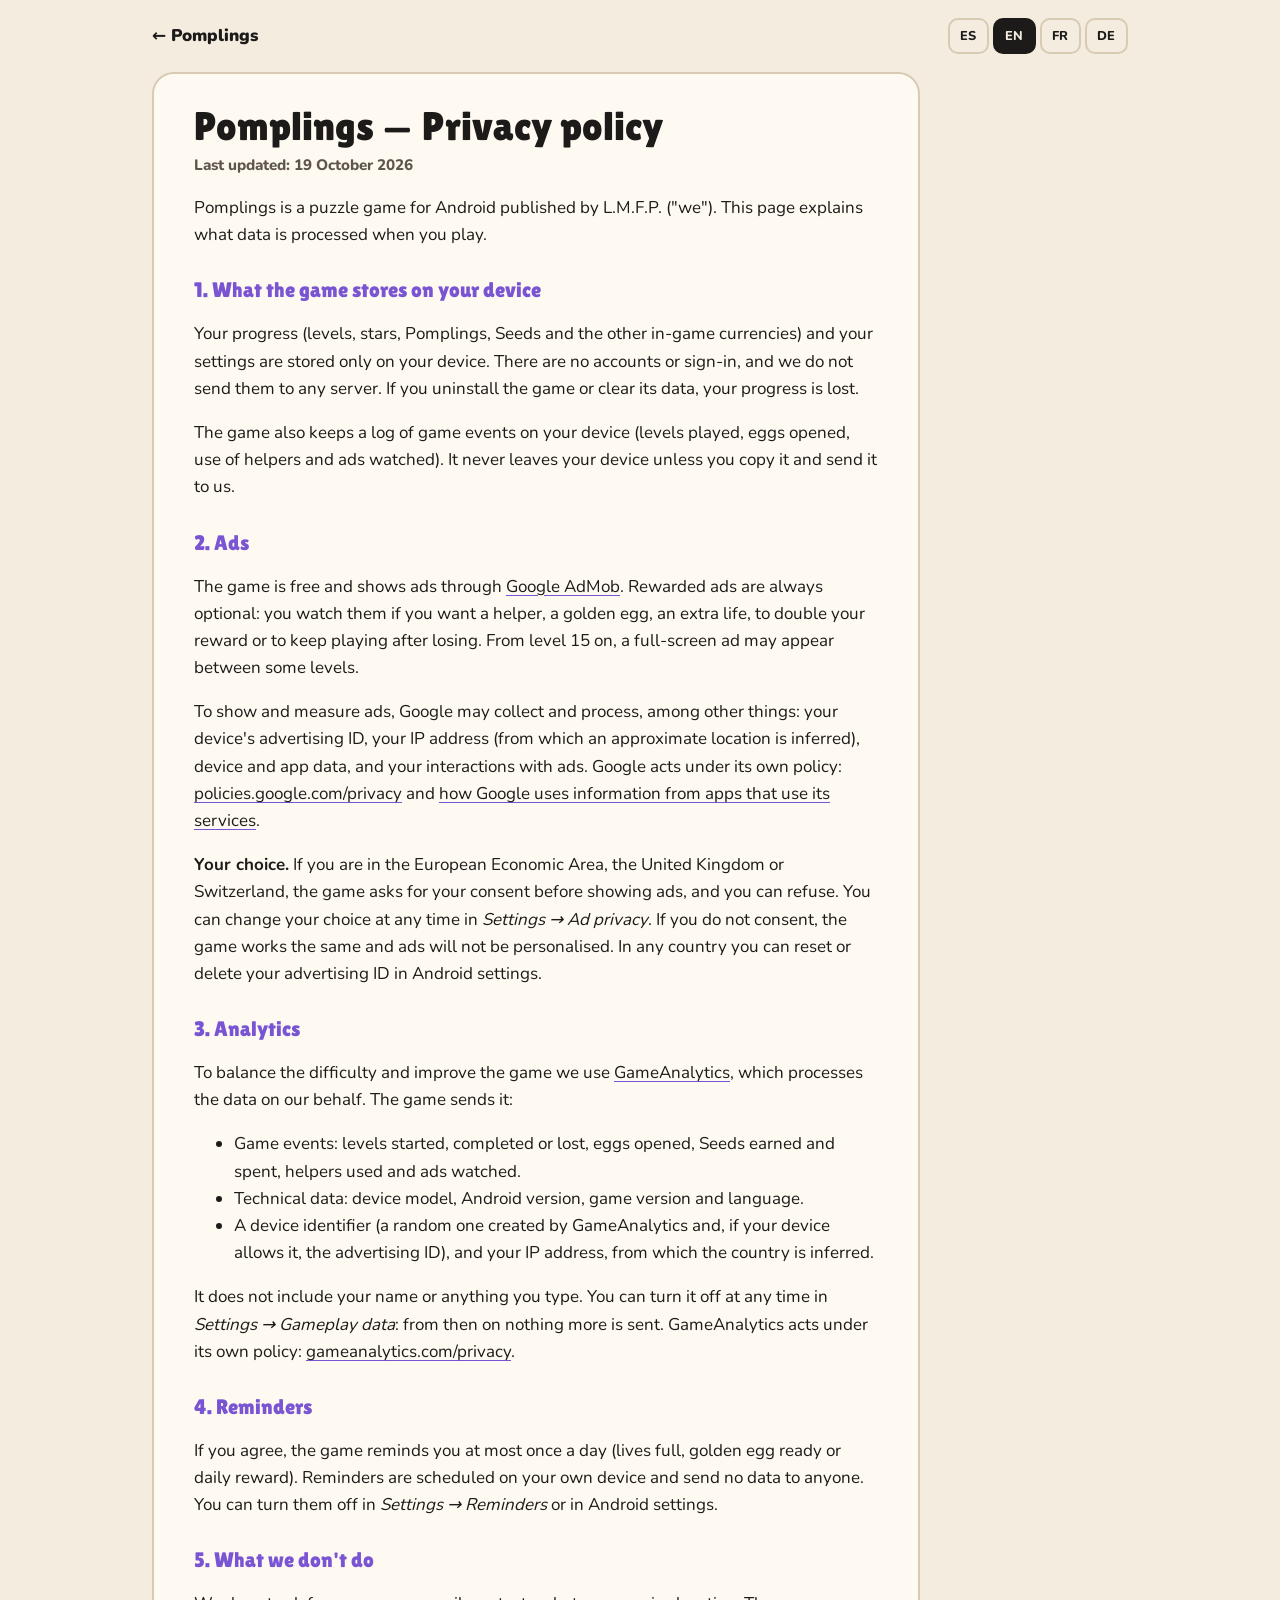
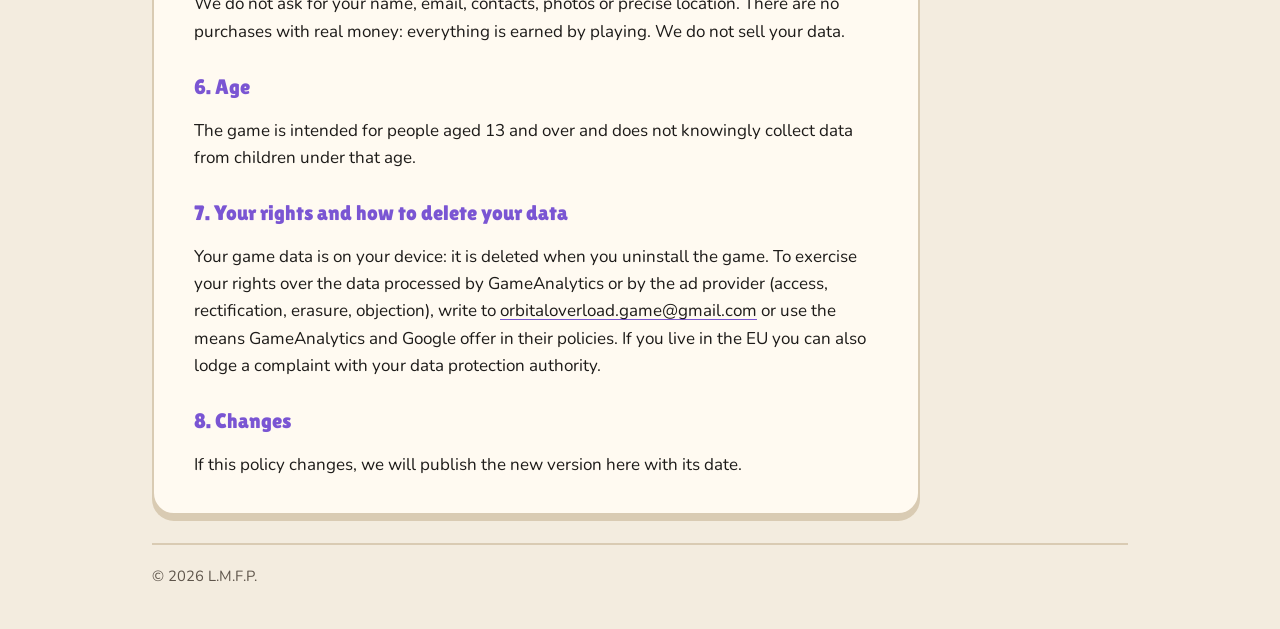
<file: pomplings/privacy.html>
<!doctype html>
<html lang="en">
<head>
<meta charset="utf-8">
<meta name="viewport" content="width=device-width, initial-scale=1">
<title>Pomplings — Privacy policy</title>
<meta name="theme-color" content="#F3ECDF">
<link rel="icon" type="image/webp" href="icon.webp">
<link rel="stylesheet" href="../css/game.css">
<script>
  var LANGS = ["en", "es", "fr", "de"];
  var TITLES = {
    en: "Pomplings — Privacy policy",
    es: "Pomplings — Política de privacidad",
    fr: "Pomplings — Politique de confidentialité",
    de: "Pomplings — Datenschutzerklärung"
  };
  // ?lang=xx manda; si no, el idioma elegido antes; si no, el del navegador.
  function pickLang() {
    var q = new URLSearchParams(location.search).get("lang");
    if (LANGS.indexOf(q) >= 0) return q;
    try { var saved = localStorage.getItem("lang"); if (LANGS.indexOf(saved) >= 0) return saved; } catch (e) {}
    var nav = (navigator.language || "").toLowerCase().slice(0, 2);
    return LANGS.indexOf(nav) >= 0 ? nav : "en";
  }
  document.documentElement.lang = pickLang();
  document.title = TITLES[document.documentElement.lang];
</script>
</head>
<body class="plum">
<!--
  Política de privacidad de POMPLINGS, en los cuatro idiomas del juego. La fuente está en el repositorio
  del juego (docs/privacy/privacy.html) y se publica copiándola aquí. Si cambia lo que hace el juego,
  hay que cambiarla EN LOS CUATRO IDIOMAS y poner la fecha nueva.
-->
<div class="wrap">
<header class="top">
  <a class="back" id="back" href="./">← Pomplings</a>
  <div class="langs">
    <button type="button" data-set-lang="es" lang="es" title="Español">ES</button>
    <button type="button" data-set-lang="en" lang="en" title="English">EN</button>
    <button type="button" data-set-lang="fr" lang="fr" title="Français">FR</button>
    <button type="button" data-set-lang="de" lang="de" title="Deutsch">DE</button>
  </div>
</header>

<main class="policy">
<div data-lang="es" lang="es">
<h1>Pomplings — Política de privacidad</h1>
<p>Última actualización: 19 de octubre de 2026</p>
<p>Pomplings es un juego de puzle para Android publicado por L.M.F.P. («nosotros»). Esta página explica qué datos se tratan cuando juegas.</p>
<h2>1. Lo que el juego guarda en tu dispositivo</h2>
<p>Tu progreso (niveles, estrellas, Pomplings, Semillas y demás monedas del juego) y tus ajustes se guardan solo en tu dispositivo. No hay cuentas ni inicio de sesión, y no los enviamos a ningún servidor. Si desinstalas el juego o borras sus datos, el progreso se pierde.</p>
<p>El juego guarda también en tu dispositivo un registro de eventos de la partida (niveles jugados, huevos abiertos, uso de ayudas y anuncios vistos). No sale del dispositivo salvo que tú lo copies y nos lo envíes.</p>
<h2>2. Anuncios</h2>
<p>El juego es gratuito y muestra anuncios mediante <a href="https://admob.google.com/">Google AdMob</a>. Los anuncios con recompensa son siempre opcionales: los ves si quieres una ayuda, un huevo dorado, una vida extra, doblar tu premio o seguir jugando tras perder. A partir del nivel 15 puede aparecer un anuncio a pantalla completa entre algunos niveles.</p>
<p>Para mostrar y medir los anuncios, Google puede recoger y tratar, entre otros: el identificador de publicidad de tu dispositivo, tu dirección IP (de la que se deduce una ubicación aproximada), datos del dispositivo y de la app, y tus interacciones con los anuncios. Google actúa según su propia política: <a href="https://policies.google.com/privacy">policies.google.com/privacy</a> y <a href="https://policies.google.com/technologies/partner-sites">cómo usa Google los datos de las apps que utilizan sus servicios</a>.</p>
<p><strong>Tu elección.</strong> Si estás en el Espacio Económico Europeo, el Reino Unido o Suiza, el juego te pide tu consentimiento antes de mostrar anuncios, y puedes rechazarlo. Puedes cambiar tu decisión cuando quieras en <em>Ajustes → Privacidad de anuncios</em>. Si no consientes, el juego funciona igual y los anuncios no serán personalizados. En cualquier país puedes restablecer o eliminar tu identificador de publicidad en los ajustes de Android.</p>
<h2>3. Analítica</h2>
<p>Para equilibrar la dificultad y mejorar el juego usamos <a href="https://gameanalytics.com/">GameAnalytics</a>, que trata los datos por encargo nuestro. El juego le envía:</p>
<ul>
<li>Eventos de la partida: niveles empezados, superados o perdidos, huevos abiertos, Semillas ganadas y gastadas, ayudas usadas y anuncios vistos.</li>
<li>Datos técnicos: modelo del dispositivo, versión de Android, versión del juego e idioma.</li>
<li>Un identificador del dispositivo (uno aleatorio que crea GameAnalytics y, si tu dispositivo lo permite, el identificador de publicidad), y tu dirección IP, de la que se deduce el país.</li>
</ul>
<p>No incluye tu nombre ni nada que escribas. Puedes desactivarlo cuando quieras en <em>Ajustes → Datos de juego</em>: a partir de ese momento no se envía nada más. GameAnalytics actúa según su política: <a href="https://gameanalytics.com/privacy">gameanalytics.com/privacy</a>.</p>
<h2>4. Avisos</h2>
<p>Si lo aceptas, el juego te avisa como mucho una vez al día (vidas llenas, huevo dorado listo o recompensa diaria). Los avisos se programan en tu propio dispositivo y no envían datos a nadie. Puedes apagarlos en <em>Ajustes → Avisos</em> o en los ajustes de Android.</p>
<h2>5. Lo que no hacemos</h2>
<p>No pedimos tu nombre, email, contactos, fotos ni ubicación precisa. No hay compras con dinero real: todo se consigue jugando. No vendemos tus datos.</p>
<h2>6. Edad</h2>
<p>El juego está dirigido a mayores de 13 años y no recoge conscientemente datos de menores de esa edad.</p>
<h2>7. Tus derechos y cómo borrar tus datos</h2>
<p>Los datos de la partida están en tu dispositivo: se borran al desinstalar el juego. Para ejercer tus derechos sobre los datos tratados por GameAnalytics o por el proveedor de anuncios (acceso, rectificación, supresión, oposición), escríbenos a <a href="mailto:orbitaloverload.game@gmail.com">orbitaloverload.game@gmail.com</a> o usa los medios que ofrecen GameAnalytics y Google en sus políticas. Si resides en la UE también puedes reclamar ante tu autoridad de protección de datos.</p>
<h2>8. Cambios</h2>
<p>Si esta política cambia, publicaremos aquí la nueva versión con su fecha.</p>
</div>

<div data-lang="en" lang="en">
<h1>Pomplings — Privacy policy</h1>
<p>Last updated: 19 October 2026</p>
<p>Pomplings is a puzzle game for Android published by L.M.F.P. ("we"). This page explains what data is processed when you play.</p>
<h2>1. What the game stores on your device</h2>
<p>Your progress (levels, stars, Pomplings, Seeds and the other in-game currencies) and your settings are stored only on your device. There are no accounts or sign-in, and we do not send them to any server. If you uninstall the game or clear its data, your progress is lost.</p>
<p>The game also keeps a log of game events on your device (levels played, eggs opened, use of helpers and ads watched). It never leaves your device unless you copy it and send it to us.</p>
<h2>2. Ads</h2>
<p>The game is free and shows ads through <a href="https://admob.google.com/">Google AdMob</a>. Rewarded ads are always optional: you watch them if you want a helper, a golden egg, an extra life, to double your reward or to keep playing after losing. From level 15 on, a full-screen ad may appear between some levels.</p>
<p>To show and measure ads, Google may collect and process, among other things: your device's advertising ID, your IP address (from which an approximate location is inferred), device and app data, and your interactions with ads. Google acts under its own policy: <a href="https://policies.google.com/privacy">policies.google.com/privacy</a> and <a href="https://policies.google.com/technologies/partner-sites">how Google uses information from apps that use its services</a>.</p>
<p><strong>Your choice.</strong> If you are in the European Economic Area, the United Kingdom or Switzerland, the game asks for your consent before showing ads, and you can refuse. You can change your choice at any time in <em>Settings → Ad privacy</em>. If you do not consent, the game works the same and ads will not be personalised. In any country you can reset or delete your advertising ID in Android settings.</p>
<h2>3. Analytics</h2>
<p>To balance the difficulty and improve the game we use <a href="https://gameanalytics.com/">GameAnalytics</a>, which processes the data on our behalf. The game sends it:</p>
<ul>
<li>Game events: levels started, completed or lost, eggs opened, Seeds earned and spent, helpers used and ads watched.</li>
<li>Technical data: device model, Android version, game version and language.</li>
<li>A device identifier (a random one created by GameAnalytics and, if your device allows it, the advertising ID), and your IP address, from which the country is inferred.</li>
</ul>
<p>It does not include your name or anything you type. You can turn it off at any time in <em>Settings → Gameplay data</em>: from then on nothing more is sent. GameAnalytics acts under its own policy: <a href="https://gameanalytics.com/privacy">gameanalytics.com/privacy</a>.</p>
<h2>4. Reminders</h2>
<p>If you agree, the game reminds you at most once a day (lives full, golden egg ready or daily reward). Reminders are scheduled on your own device and send no data to anyone. You can turn them off in <em>Settings → Reminders</em> or in Android settings.</p>
<h2>5. What we don't do</h2>
<p>We do not ask for your name, email, contacts, photos or precise location. There are no purchases with real money: everything is earned by playing. We do not sell your data.</p>
<h2>6. Age</h2>
<p>The game is intended for people aged 13 and over and does not knowingly collect data from children under that age.</p>
<h2>7. Your rights and how to delete your data</h2>
<p>Your game data is on your device: it is deleted when you uninstall the game. To exercise your rights over the data processed by GameAnalytics or by the ad provider (access, rectification, erasure, objection), write to <a href="mailto:orbitaloverload.game@gmail.com">orbitaloverload.game@gmail.com</a> or use the means GameAnalytics and Google offer in their policies. If you live in the EU you can also lodge a complaint with your data protection authority.</p>
<h2>8. Changes</h2>
<p>If this policy changes, we will publish the new version here with its date.</p>
</div>

<div data-lang="fr" lang="fr">
<h1>Pomplings — Politique de confidentialité</h1>
<p>Dernière mise à jour&nbsp;: 19 octobre 2026</p>
<p>Pomplings est un jeu de puzzle pour Android publié par L.M.F.P. («&nbsp;nous&nbsp;»). Cette page explique quelles données sont traitées lorsque tu joues.</p>
<h2>1. Ce que le jeu enregistre sur ton appareil</h2>
<p>Ta progression (niveaux, étoiles, Pomplings, Graines et autres monnaies du jeu) et tes réglages sont enregistrés uniquement sur ton appareil. Il n'y a ni compte ni connexion, et nous ne les envoyons à aucun serveur. Si tu désinstalles le jeu ou effaces ses données, ta progression est perdue.</p>
<p>Le jeu conserve aussi sur ton appareil un journal des événements de jeu (niveaux joués, œufs ouverts, utilisation des aides et publicités regardées). Il ne quitte pas ton appareil, sauf si tu le copies et nous l'envoies.</p>
<h2>2. Publicités</h2>
<p>Le jeu est gratuit et affiche des publicités via <a href="https://admob.google.com/">Google AdMob</a>. Les publicités avec récompense sont toujours facultatives&nbsp;: tu les regardes si tu veux une aide, un œuf doré, une vie en plus, doubler ta récompense ou continuer après avoir perdu. À partir du niveau 15, une publicité plein écran peut apparaître entre certains niveaux.</p>
<p>Pour afficher et mesurer les publicités, Google peut collecter et traiter notamment&nbsp;: l'identifiant publicitaire de ton appareil, ton adresse IP (dont on déduit une localisation approximative), des données sur l'appareil et l'application, et tes interactions avec les publicités. Google agit selon sa propre politique&nbsp;: <a href="https://policies.google.com/privacy">policies.google.com/privacy</a> et <a href="https://policies.google.com/technologies/partner-sites">comment Google utilise les données des applications qui utilisent ses services</a>.</p>
<p><strong>Ton choix.</strong> Si tu te trouves dans l'Espace économique européen, au Royaume-Uni ou en Suisse, le jeu te demande ton consentement avant d'afficher des publicités, et tu peux le refuser. Tu peux modifier ton choix à tout moment dans <em>Options → Confidentialité des pubs</em>. Si tu ne consens pas, le jeu fonctionne de la même façon et les publicités ne seront pas personnalisées. Dans tous les pays, tu peux réinitialiser ou supprimer ton identifiant publicitaire dans les réglages d'Android.</p>
<h2>3. Statistiques</h2>
<p>Pour équilibrer la difficulté et améliorer le jeu, nous utilisons <a href="https://gameanalytics.com/">GameAnalytics</a>, qui traite les données pour notre compte. Le jeu lui envoie&nbsp;:</p>
<ul>
<li>Des événements de jeu&nbsp;: niveaux commencés, réussis ou perdus, œufs ouverts, Graines gagnées et dépensées, aides utilisées et publicités regardées.</li>
<li>Des données techniques&nbsp;: modèle de l'appareil, version d'Android, version du jeu et langue.</li>
<li>Un identifiant de l'appareil (un identifiant aléatoire créé par GameAnalytics et, si ton appareil le permet, l'identifiant publicitaire), ainsi que ton adresse IP, dont on déduit le pays.</li>
</ul>
<p>Cela n'inclut ni ton nom ni rien de ce que tu écris. Tu peux le désactiver à tout moment dans <em>Options → Données de jeu</em>&nbsp;: plus rien n'est envoyé ensuite. GameAnalytics agit selon sa propre politique&nbsp;: <a href="https://gameanalytics.com/privacy">gameanalytics.com/privacy</a>.</p>
<h2>4. Rappels</h2>
<p>Si tu l'acceptes, le jeu t'envoie au maximum un rappel par jour (vies pleines, œuf doré prêt ou récompense du jour). Les rappels sont programmés sur ton propre appareil et n'envoient de données à personne. Tu peux les désactiver dans <em>Options → Rappels</em> ou dans les réglages d'Android.</p>
<h2>5. Ce que nous ne faisons pas</h2>
<p>Nous ne demandons ni ton nom, ni ton e-mail, ni tes contacts, ni tes photos, ni ta localisation précise. Il n'y a pas d'achats avec de l'argent réel&nbsp;: tout s'obtient en jouant. Nous ne vendons pas tes données.</p>
<h2>6. Âge</h2>
<p>Le jeu s'adresse aux personnes de 13 ans et plus et ne collecte pas sciemment de données concernant des enfants de moins de cet âge.</p>
<h2>7. Tes droits et la suppression de tes données</h2>
<p>Les données de jeu se trouvent sur ton appareil&nbsp;: elles sont supprimées lorsque tu désinstalles le jeu. Pour exercer tes droits sur les données traitées par GameAnalytics ou par le fournisseur de publicités (accès, rectification, effacement, opposition), écris-nous à <a href="mailto:orbitaloverload.game@gmail.com">orbitaloverload.game@gmail.com</a> ou utilise les moyens proposés par GameAnalytics et Google dans leurs politiques. Si tu résides dans l'UE, tu peux aussi introduire une réclamation auprès de ton autorité de protection des données.</p>
<h2>8. Modifications</h2>
<p>Si cette politique change, nous publierons ici la nouvelle version avec sa date.</p>
</div>

<div data-lang="de" lang="de">
<h1>Pomplings — Datenschutzerklärung</h1>
<p>Zuletzt aktualisiert: 19. Oktober 2026</p>
<p>Pomplings ist ein Puzzlespiel für Android, veröffentlicht von L.M.F.P. („wir“). Diese Seite erklärt, welche Daten beim Spielen verarbeitet werden.</p>
<h2>1. Was das Spiel auf deinem Gerät speichert</h2>
<p>Dein Fortschritt (Level, Sterne, Pomplings, Samen und die anderen Spielwährungen) und deine Einstellungen werden nur auf deinem Gerät gespeichert. Es gibt keine Konten und keine Anmeldung, und wir senden sie an keinen Server. Wenn du das Spiel deinstallierst oder seine Daten löschst, geht dein Fortschritt verloren.</p>
<p>Das Spiel führt außerdem auf deinem Gerät ein Protokoll der Spielereignisse (gespielte Level, geöffnete Eier, Nutzung von Hilfen und angesehene Werbung). Es verlässt dein Gerät nicht, außer du kopierst es und schickst es uns.</p>
<h2>2. Werbung</h2>
<p>Das Spiel ist kostenlos und zeigt Werbung über <a href="https://admob.google.com/">Google AdMob</a>. Belohnungswerbung ist immer freiwillig: Du siehst sie, wenn du eine Hilfe, ein Goldei, ein Extraleben oder doppelte Belohnung möchtest oder nach einer Niederlage weiterspielen willst. Ab Level 15 kann zwischen manchen Leveln eine Vollbildanzeige erscheinen.</p>
<p>Um Anzeigen auszuliefern und zu messen, kann Google unter anderem Folgendes erheben und verarbeiten: die Werbe-ID deines Geräts, deine IP-Adresse (aus der ein ungefährer Standort abgeleitet wird), Geräte- und App-Daten sowie deine Interaktionen mit Anzeigen. Google handelt nach seiner eigenen Richtlinie: <a href="https://policies.google.com/privacy">policies.google.com/privacy</a> und <a href="https://policies.google.com/technologies/partner-sites">wie Google Daten von Apps verwendet, die seine Dienste nutzen</a>.</p>
<p><strong>Deine Wahl.</strong> Wenn du dich im Europäischen Wirtschaftsraum, im Vereinigten Königreich oder in der Schweiz befindest, bittet dich das Spiel vor dem Anzeigen von Werbung um deine Einwilligung, und du kannst sie ablehnen. Du kannst deine Entscheidung jederzeit unter <em>Optionen → Werbe-Datenschutz</em> ändern. Wenn du nicht einwilligst, funktioniert das Spiel genauso und die Werbung ist nicht personalisiert. In jedem Land kannst du deine Werbe-ID in den Android-Einstellungen zurücksetzen oder löschen.</p>
<h2>3. Analyse</h2>
<p>Um den Schwierigkeitsgrad auszubalancieren und das Spiel zu verbessern, nutzen wir <a href="https://gameanalytics.com/">GameAnalytics</a>, das die Daten in unserem Auftrag verarbeitet. Das Spiel sendet dorthin:</p>
<ul>
<li>Spielereignisse: begonnene, geschaffte oder verlorene Level, geöffnete Eier, verdiente und ausgegebene Samen, genutzte Hilfen und angesehene Werbung.</li>
<li>Technische Daten: Gerätemodell, Android-Version, Spielversion und Sprache.</li>
<li>Eine Gerätekennung (eine zufällige, die GameAnalytics erzeugt, und, falls dein Gerät es erlaubt, die Werbe-ID) sowie deine IP-Adresse, aus der das Land abgeleitet wird.</li>
</ul>
<p>Dein Name oder etwas, das du eingibst, ist nicht dabei. Du kannst es jederzeit unter <em>Optionen → Spieldaten</em> ausschalten: Danach wird nichts mehr gesendet. GameAnalytics handelt nach seiner eigenen Richtlinie: <a href="https://gameanalytics.com/privacy">gameanalytics.com/privacy</a>.</p>
<h2>4. Erinnerungen</h2>
<p>Wenn du zustimmst, erinnert dich das Spiel höchstens einmal am Tag (Leben voll, Goldei bereit oder Tagesbelohnung). Die Erinnerungen werden auf deinem eigenen Gerät geplant und senden niemandem Daten. Du kannst sie unter <em>Optionen → Erinnerungen</em> oder in den Android-Einstellungen ausschalten.</p>
<h2>5. Was wir nicht tun</h2>
<p>Wir fragen nicht nach deinem Namen, deiner E-Mail-Adresse, deinen Kontakten, Fotos oder deinem genauen Standort. Es gibt keine Käufe mit echtem Geld: Alles bekommst du durch Spielen. Wir verkaufen deine Daten nicht.</p>
<h2>6. Alter</h2>
<p>Das Spiel richtet sich an Personen ab 13 Jahren und erhebt nicht wissentlich Daten von Kindern unter diesem Alter.</p>
<h2>7. Deine Rechte und wie du deine Daten löschst</h2>
<p>Deine Spieldaten befinden sich auf deinem Gerät: Sie werden beim Deinstallieren des Spiels gelöscht. Um deine Rechte bezüglich der von GameAnalytics oder vom Werbeanbieter verarbeiteten Daten auszuüben (Auskunft, Berichtigung, Löschung, Widerspruch), schreib uns an <a href="mailto:orbitaloverload.game@gmail.com">orbitaloverload.game@gmail.com</a> oder nutze die Möglichkeiten, die GameAnalytics und Google in ihren Richtlinien anbieten. Wenn du in der EU lebst, kannst du dich auch bei deiner Datenschutzbehörde beschweren.</p>
<h2>8. Änderungen</h2>
<p>Wenn sich diese Richtlinie ändert, veröffentlichen wir hier die neue Version mit Datum.</p>
</div>
</main>
<footer>&copy; 2026 L.M.F.P.</footer>
</div>

<script>
(function () {
  var langButtons = document.querySelectorAll("[data-set-lang]");
  function applyLang(lang) {
    document.documentElement.lang = lang;
    document.title = TITLES[lang];
    langButtons.forEach(function (b) { b.setAttribute("aria-pressed", b.dataset.setLang === lang); });
    document.getElementById("back").href = "./?lang=" + lang;
  }
  langButtons.forEach(function (b) {
    b.addEventListener("click", function () {
      var lang = b.dataset.setLang;
      try { localStorage.setItem("lang", lang); } catch (e) {}
      history.replaceState(null, "", "?lang=" + lang);
      applyLang(lang);
    });
  });
  applyLang(document.documentElement.lang);
})();
</script>
</body>
</html>
</file>
<file: css/game.css>
/* Estilo común de las páginas de juego: el mismo de la portada (papel crema, tinta,
   bermellón, verde azulado, mostaza, azul y ciruela). Cada página fija su color con
   body.teal / body.red / body.blue / body.plum. */
@font-face { font-family: "Lilita One"; src: url("../fonts/lilita-one.ttf") format("truetype"); font-display: swap; }
@font-face { font-family: "Nunito"; src: url("../fonts/nunito.ttf") format("truetype"); font-weight: 200 1000; font-display: swap; }

:root {
  --paper: #F3ECDF; --band: #E9DDC7; --card: #FFFAF1; --ink: #1D1B19; --ink-soft: #5E554B; --line: #D9CBB3;
  --red: #E0472F; --red-edge: #B0331E; --teal: #127A73; --teal-edge: #0B5652;
  --mustard: #E9A92E; --mustard-edge: #B9801A; --blue: #3F5DF5; --blue-edge: #2C45C4;
  --plum: #7A55D3; --plum-edge: #5A3BA6;
  --c: var(--red); --e: var(--red-edge);
  --display: "Lilita One", "Arial Rounded MT Bold", system-ui, sans-serif;
  --body: "Nunito", system-ui, -apple-system, "Segoe UI", Roboto, sans-serif;
  color-scheme: light;
}
@media (prefers-color-scheme: dark) {
  :root { --paper: #1B1815; --band: #231F1B; --card: #2A251F; --ink: #F3ECDF; --ink-soft: #BDB1A2; --line: #3D352C; color-scheme: dark; }
}
body.teal { --c: var(--teal); --e: var(--teal-edge); }
body.red { --c: var(--red); --e: var(--red-edge); }
body.blue { --c: var(--blue); --e: var(--blue-edge); }
body.plum { --c: var(--plum); --e: var(--plum-edge); }

* { box-sizing: border-box; }
body { margin: 0; background: var(--paper); color: var(--ink); font: 17px/1.6 var(--body); }
img { max-width: 100%; height: auto; display: block; }
a { color: inherit; }
.wrap { max-width: 1040px; margin: 0 auto; padding: 0 16px; }
@media (min-width: 720px) { .wrap { padding: 0 32px; } }

/* Idioma: solo se ve el bloque del idioma activo. */
[data-lang] { display: none; }
html[lang="en"] [data-lang="en"], html[lang="es"] [data-lang="es"],
html[lang="fr"] [data-lang="fr"], html[lang="de"] [data-lang="de"] { display: revert; }

/* Cabecera */
.top { display: flex; align-items: center; justify-content: space-between; gap: 12px; padding-block: 18px; flex-wrap: wrap; }
.back { font-weight: 900; text-decoration: none; }
.back:hover, .back:focus-visible { text-decoration: underline; text-decoration-color: var(--mustard); text-decoration-thickness: 3px; text-underline-offset: 5px; }
.langs { display: flex; gap: 4px; }
.langs button { font: 800 .8rem var(--body); letter-spacing: .04em; padding: 7px 10px; border-radius: 10px; cursor: pointer;
  color: var(--ink); background: transparent; border: 2px solid var(--line); }
.langs button[aria-pressed="true"] { background: var(--ink); color: var(--paper); border-color: var(--ink); }

/* Portada y título */
.cover { border-radius: 24px; overflow: hidden; border: 2px solid var(--line); box-shadow: 0 8px 0 var(--line); background: var(--band); }
.cover img { width: 100%; }
.head { display: flex; gap: 18px; align-items: flex-end; margin: -46px 0 0 20px; position: relative; }
.head .icon { width: 112px; height: 112px; flex: none; border-radius: 26px; border: 5px solid var(--paper); background: var(--card);
  box-shadow: 0 6px 0 color-mix(in srgb, var(--ink) 18%, transparent); }
.head .icon.pixel { image-rendering: pixelated; }
/* El texto empieza bajo la portada; solo el icono se monta sobre ella. */
.head > div { padding-top: 54px; }
h1 { font: clamp(2rem, 5.6vw, 3.2rem)/1.02 var(--display); margin: 0 0 6px; }
.tagline { margin: 0 0 4px; font-weight: 800; color: var(--ink-soft); }
@media (max-width: 560px) {
  .head { flex-direction: column; align-items: flex-start; margin-left: 14px; gap: 10px; }
  .head > div { padding-top: 0; }
}
.status { display: inline-block; margin: 22px 0 10px; font-weight: 900; font-size: .8rem; letter-spacing: .08em; text-transform: uppercase;
  color: var(--c); background: color-mix(in srgb, var(--c) 12%, transparent); padding: 6px 12px; border-radius: 8px; }
.lead, .intro { font-size: 1.12rem; max-width: 44rem; color: var(--ink-soft); }

/* Botones de juguete: canto inferior más oscuro, como las fichas. */
.btn { display: inline-flex; align-items: center; gap: 10px; padding: 13px 22px 15px; border-radius: 14px; font-weight: 900;
  text-decoration: none; color: #fff; background: var(--c); box-shadow: inset 0 -5px 0 var(--e); transition: transform .12s ease; }
.btn:hover, .btn:focus-visible { transform: translateY(-2px); }
.btn:active { transform: translateY(2px); box-shadow: inset 0 -2px 0 var(--e); }
.btn svg { width: 20px; height: 20px; flex: none; }
.actions { display: flex; gap: 12px; flex-wrap: wrap; margin: 22px 0 8px; }

h2 { font: clamp(1.7rem, 4vw, 2.2rem)/1.1 var(--display); margin: 48px 0 18px; }

/* Características */
.features { list-style: none; margin: 0; padding: 0; display: grid; gap: 14px; grid-template-columns: repeat(auto-fit, minmax(260px, 1fr)); }
.features li { background: var(--card); border: 2px solid var(--line); border-radius: 18px; padding: 18px 20px; color: var(--ink-soft); }
.features strong { display: block; margin-bottom: 4px; color: var(--c); font-weight: 900; font-size: .9rem; letter-spacing: .06em; }

/* Galería de capturas con desplazamiento horizontal y ampliación */
.gallery { position: relative; }
.shots { display: flex; gap: 14px; overflow-x: auto; scroll-snap-type: x mandatory; padding: 4px 2px 14px; scrollbar-width: thin; }
.shots button { flex: none; padding: 0; border: 2px solid var(--line); border-radius: 18px; overflow: hidden; cursor: zoom-in;
  background: var(--band); scroll-snap-align: start; box-shadow: 0 6px 0 var(--line); }
.shots.landscape button { width: min(86%, 560px); }
.shots.portrait button { width: min(46%, 240px); }
.shots img { width: 100%; }
.step { position: absolute; top: calc(50% - 30px); width: 44px; height: 44px; border-radius: 12px; border: 2px solid var(--line);
  background: var(--card); color: var(--ink); font: 900 1.6rem/1 var(--body); cursor: pointer; display: none; }
.step.prev { left: -10px; }
.step.next { right: -10px; }
@media (hover: hover) and (min-width: 720px) { .step { display: grid; place-items: center; } }
.zoom { padding: 0; border: 0; background: transparent; max-width: 96vw; max-height: 96vh; }
.zoom::backdrop { background: color-mix(in srgb, #1D1B19 80%, transparent); }
.zoom img { max-width: 96vw; max-height: 92vh; width: auto; border-radius: 14px; cursor: zoom-out; }

/* Textos largos: políticas de privacidad */
.policy > div { max-width: 48rem; background: var(--card); border: 2px solid var(--line); border-radius: 22px;
  padding: 24px 20px 12px; box-shadow: 0 6px 0 var(--line); }
@media (min-width: 720px) { .policy > div { padding: 32px 40px 18px; } }
.policy h1 { font-size: clamp(1.8rem, 5vw, 2.5rem); margin: 0 0 6px; }
.policy h1 + p { margin-top: 0; color: var(--ink-soft); font-weight: 800; font-size: .95rem; }
.policy h2 { font: 1.3rem/1.2 var(--display); margin: 30px 0 6px; color: var(--c); }
.policy a { text-decoration-color: var(--c); text-underline-offset: 3px; overflow-wrap: anywhere; }

/* Pie */
.links { display: flex; flex-wrap: wrap; gap: 10px; margin-top: 52px; }
.links a { padding: 10px 16px; border-radius: 12px; border: 2px solid var(--line); background: var(--card); text-decoration: none; font-weight: 800; }
.links a:hover, .links a:focus-visible { border-color: var(--ink); }
footer { margin-top: 28px; border-top: 2px solid var(--line); padding: 20px 0 40px; color: var(--ink-soft); font-size: .92rem; }

@media (prefers-reduced-motion: reduce) { .btn { transition: none; } .shots { scroll-behavior: auto; } }
</file>
